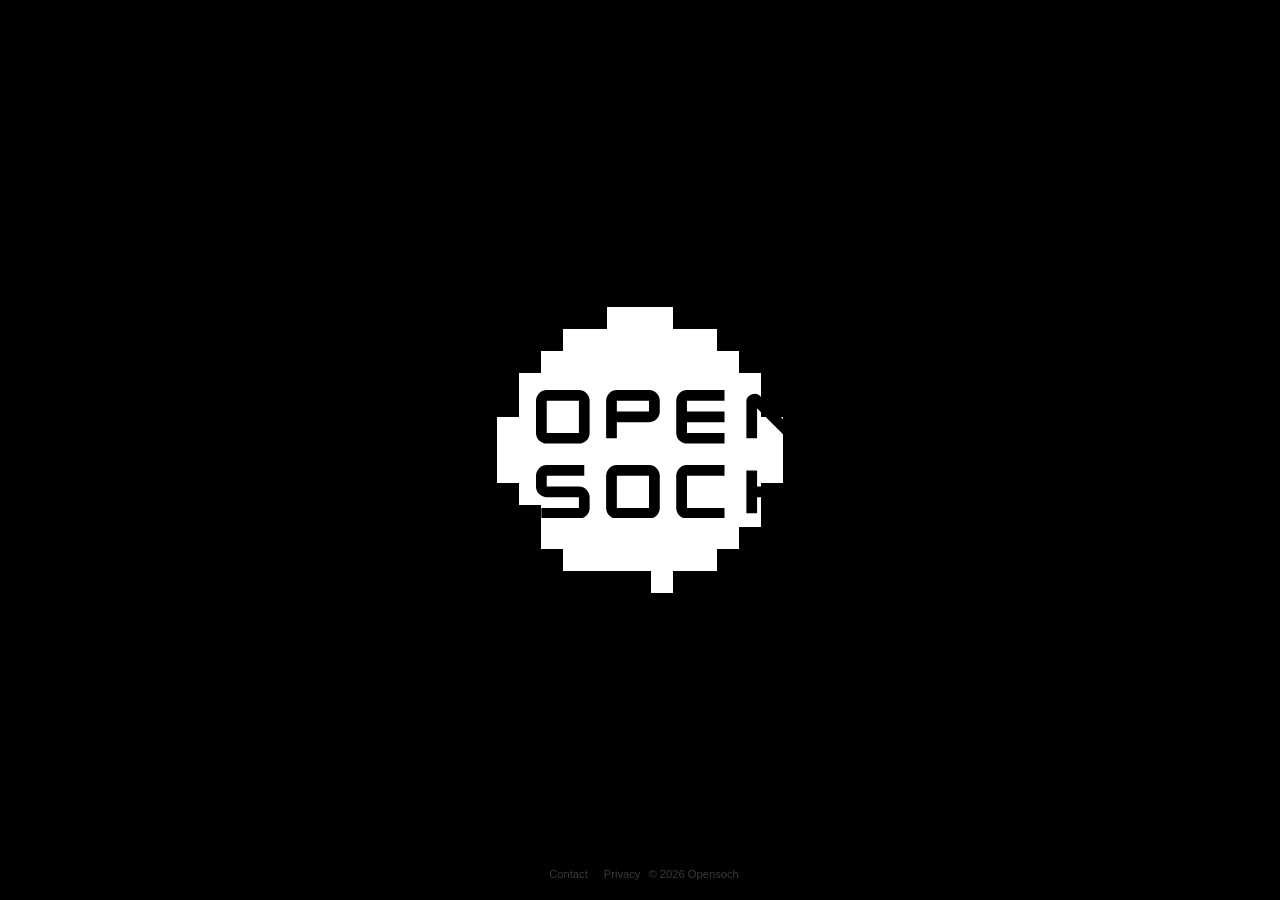
<file: index.html>
<!DOCTYPE html>
<html lang="en">
<head>
<meta charset="utf-8">
<meta name="viewport" content="width=device-width,initial-scale=1">
<title>Opensoch</title>
<link rel="stylesheet" href="/assets/palette.css">
<style>
  :root{
    --cols:23; --rows:19;
    --brain-w:min(520px,80vw);
    --t:calc(var(--brain-w)/var(--cols));

    /* palette: assets/palette.css */

    --heal:300ms;              /* grid seams dissolving into the solid logo */
    --reveal:600ms;            /* the logo dissolving into the colour state */
    --dive:620ms;              /* falling into a region on click */
    --flip:420ms;              /* full flip duration */
    --spread:calc(var(--t)*0.75);   /* cluster slide distance */

    /* wordmark block, placed on the tile grid. Fitted so every letterform
       pixel lands on a filled tile - a black letter over a gap is invisible,
       which is what broke the old overlay. Block aspect is 640:312. */
    --wm-cols:12;              /* block width, in tiles */
    --wm-left:6.75;            /* block origin, in tiles from the grid corner */
    --wm-top:6.75;

    /* screen 4 state levels */
    --veil-neutral:.34;        /* all four, equal mid-brightness */
    --veil-dim:.68;            /* the three that are not live */
    --state:200ms;             /* cross-fade between region states */
  }
  *{margin:0;padding:0;box-sizing:border-box}
  html,body{height:100%}
  body{
    background:var(--black); color:var(--white);
    font-family:'Archivo',-apple-system,BlinkMacSystemFont,'Segoe UI',sans-serif;
    display:flex; align-items:center; justify-content:center;
    min-height:100dvh; overflow:hidden;
  }

  #stage{ position:relative; width:var(--brain-w); height:calc(var(--t)*var(--rows)); }

  #brain{ position:absolute; inset:0; perspective:900px; }
  #brain.alive{ animation:breathe 6s ease-in-out infinite; }
  @keyframes breathe{
    0%,100%{ transform:translateY(0) scale(1) }
    50%    { transform:translateY(-8px) scale(1.015) }
  }

  .region{
    position:absolute; inset:0;
    transform-style:preserve-3d;
    transition:transform var(--flip) cubic-bezier(.22,.61,.36,1);
  }

  /* one colour token per region, shared by tiles, glow and label */
  .region--tl,.glowreg--tl,.label--tl{ --c:var(--purple) }
  .region--tr,.glowreg--tr,.label--tr{ --c:var(--blue) }
  .region--bl,.glowreg--bl,.label--bl{ --c:var(--red) }
  .region--br,.glowreg--br,.label--br{ --c:var(--yellow) }

  .tile{
    position:absolute;
    width:var(--t); height:var(--t);
    background:var(--white);
    transform:rotateY(90deg);
    opacity:0;
  }
  .tile.on{
    transform:rotateY(0deg);
    opacity:1;
    transition:transform 160ms ease-out, opacity 160ms ease-out;
  }
  .tile.seed{ transform:rotateY(0); opacity:1; animation:throb 620ms ease-in-out infinite; }
  @keyframes throb{
    0%,100%{ opacity:.28; transform:rotateY(0) scale(.86) }
    50%    { opacity:1;   transform:rotateY(0) scale(1) }
  }

  /* two overlays per tile, so screen 4 never touches the tile's own
     background-color and the midpoint colour swap stays exactly as built.
     ::before = region state veil, ::after = neuron pulse flash. */
  .tile::before,.tile::after{ content:''; position:absolute; inset:0 }
  .tile::before{
    background:#000; opacity:0;
    transition:opacity var(--state) ease;
  }
  .tile::after{ background:#fff; opacity:0 }
  .tile.fire::after{ animation:fire 340ms ease-out }
  @keyframes fire{ 0%{opacity:0} 20%{opacity:.92} 100%{opacity:0} }

  /* ---- the assembled logo ----
     The rest state is not 242 tiles, it is one path. Adjacent tiles are
     subpaths of a single fill, so the edges they share are interior to that
     fill and no seam is drawn between them - at any zoom, and under the
     breathing scale, which is what made the grid show through before.
     The tiles are only ever on screen for the intro and the hover. */
  #solid{
    position:absolute; inset:0; pointer-events:none;
    opacity:0;
    transition:opacity var(--heal) ease;
  }
  #solid path{ fill:var(--white) }
  #stage.assembled #solid{ opacity:1 }
  /* one way only: the white logo belongs to the load sequence. Once it has
     dissolved into the colour state it never returns. */
  #stage.coloured #solid{ opacity:0; transition:opacity var(--reveal) ease }

  /* the tiles sit behind the solid logo while it holds, then take over as it
     dissolves. Never a fractional opacity on .region during the flip: that
     makes a stacking context and flattens preserve-3d underneath it. */
  #stage.assembled .region{ opacity:0; transition:opacity 0ms var(--heal) }
  #stage.assembled.coloured .region{ opacity:1; transition:opacity 0ms }

  /* any input during the load sequence snaps straight to the rest state */
  #stage.snap :is(#solid,#wordmark,.region,.tile){
    transition:none !important; animation:none !important;
  }

  /* ---- the colour state ----
     Colour now arrives in the load sequence, not on hover, so the tiles are
     already their region colour by the time anything flips. That retires the
     midpoint colour swap: there is no longer a colour change to hide inside
     the flip. Background changes instantly, unanimated. */
  #stage.coloured .region .tile{ background:var(--c) }

  /* ---- SCREEN 3: the flip ---- */
  #stage.ready .tile.on{
    transition:transform var(--flip) cubic-bezier(.22,.61,.36,1);
  }
  #stage.ready:is(:hover,.open):not(.mobile) .tile.on,
  #stage.ready.stacked .tile.on{ transform:rotateY(180deg); }

  /* clusters open outward on their own diagonals */
  #stage.ready:is(:hover,.open):not(.mobile) .region--tl,
  #stage.ready:is(:hover,.open):not(.mobile) .glowreg--tl{ transform:translate(calc(var(--spread)*-1), calc(var(--spread)*-1)) }
  #stage.ready:is(:hover,.open):not(.mobile) .region--tr,
  #stage.ready:is(:hover,.open):not(.mobile) .glowreg--tr{ transform:translate(var(--spread),           calc(var(--spread)*-1)) }
  #stage.ready:is(:hover,.open):not(.mobile) .region--bl,
  #stage.ready:is(:hover,.open):not(.mobile) .glowreg--bl{ transform:translate(calc(var(--spread)*-1), var(--spread)) }
  #stage.ready:is(:hover,.open):not(.mobile) .region--br,
  #stage.ready:is(:hover,.open):not(.mobile) .glowreg--br{ transform:translate(var(--spread),           var(--spread)) }

  /* ---- SCREEN 4: per-region states ---- */
  /* neutral: cursor inside the box but on no tile. all four equal, no glow. */
  #stage.ready.neutral .region{ --veil:var(--veil-neutral) }
  /* live: one region at full colour, the other three pushed back */
  #stage.ready.live .region{ --veil:var(--veil-dim) }
  #stage.ready.live .region.is-live{ --veil:0 }
  #stage.ready:is(:hover,.open,.diving) .region .tile::before{ opacity:var(--veil,0) }
  #stage.diving .region:not(.is-live){ --veil:1 }

  /* outer bloom for the live region. lives outside the 3D subtrees so its
     blur/blend cannot flatten preserve-3d on the tiles. */
  #glow{ position:absolute; inset:0; pointer-events:none }
  .glowreg{
    position:absolute; inset:0;
    opacity:0;
    filter:blur(calc(var(--t)*0.45));
    mix-blend-mode:screen;
    transition:opacity var(--state) ease,
               transform var(--flip) cubic-bezier(.22,.61,.36,1);
  }
  #stage.ready.live .glowreg.is-live{ opacity:.6 }
  .gcell{ position:absolute; width:var(--t); height:var(--t); background:var(--c) }

  /* ---- diving into a region ----
     A click falls into the chosen quadrant. The stage scales up hard from the
     clicked tile while the other three regions go to black, so the last thing
     on screen is that one colour filling the viewport - and the section page
     opens back out of the same colour. The grid is still the grid the whole
     way in; it is the preloader's material, just enormous.

     The three that leave use the veil they already dim with, not opacity on
     .region: a fractional opacity there would flatten preserve-3d mid-dive. */
  #stage.diving{
    transform:scale(18);
    transition:transform var(--dive) cubic-bezier(.55,0,.85,.35);
    pointer-events:none;
  }
  #stage.diving #labels{ opacity:0; transition:opacity 180ms ease }

  #curtain{
    position:fixed; inset:0; z-index:5; pointer-events:none;
    opacity:0; background:var(--c,var(--black));
  }
  .c-tl{ --c:var(--purple) } .c-tr{ --c:var(--blue) }
  .c-bl{ --c:var(--red) }    .c-br{ --c:var(--yellow) }
  /* covers just as the zoom tops out, so the cut to the next page is inside
     a flat field of colour and never visible */
  #curtain.closing{ opacity:1; transition:opacity 260ms ease-in calc(var(--dive) - 280ms) }
  /* arriving home from a section: the same colour recedes into the brain */
  #curtain.opening{ opacity:0; transition:opacity 520ms ease-out }

  /* ---- labels: hover-only, anchored to the region's outer corner ---- */
  #labels{ position:absolute; inset:0; pointer-events:none }
  .label{
    position:absolute;
    appearance:none; background:none; border:0; padding:.2em .1em;
    font:600 clamp(.68rem,1.35vw,.9rem)/1 inherit;
    letter-spacing:.16em; text-transform:uppercase;
    /* lifted off the region colour so it stays legible on black.
       still derived from the :root hex, not a second hardcoded value. */
    color:color-mix(in srgb, var(--c) 60%, #fff);
    white-space:nowrap; cursor:pointer;
    opacity:0; pointer-events:auto;
    transition:opacity var(--state) ease,
               translate var(--flip) cubic-bezier(.22,.61,.36,1);
  }
  .label--tl{ left:0;  bottom:calc(100% + var(--t)*.45) }
  .label--tr{ right:0; bottom:calc(100% + var(--t)*.45) }
  .label--bl{ left:0;  top:calc(100% + var(--t)*.45) }
  .label--br{ right:0; top:calc(100% + var(--t)*.45) }
  /* labels ride the same diagonal the clusters open along */
  #stage.ready:is(:hover,.open):not(.mobile) .label--tl{ translate:calc(var(--spread)*-1) calc(var(--spread)*-1) }
  #stage.ready:is(:hover,.open):not(.mobile) .label--tr{ translate:var(--spread)           calc(var(--spread)*-1) }
  #stage.ready:is(:hover,.open):not(.mobile) .label--bl{ translate:calc(var(--spread)*-1) var(--spread) }
  #stage.ready:is(:hover,.open):not(.mobile) .label--br{ translate:var(--spread)           var(--spread) }
  #stage.ready.live .label.is-live{ opacity:1 }
  .label{ text-decoration:none }
  /* a live region is a link target */
  #stage.ready.live{ cursor:pointer }
  .label:focus-visible{ opacity:1; outline:1px solid currentColor; outline-offset:.4em }

  /* ---- MOBILE: the brain stacks instead of spreading ----
     There is no hover on touch, so the split cannot wait for a cursor: once
     the colour state settles the four quadrants travel into a vertical stack,
     one row each, and the whole row is the link.

     Per-tile hit testing is off here. A row is a discrete target, which is
     both more reliable under a thumb than a pixel-accurate silhouette and far
     cheaper than re-testing every frame. The label anchor covers the full row
     - artwork included - so there is no dead space between the piece and its
     text. Geometry is set inline from JS because it depends on the viewport;
     only the transitions and type live here. */
  #stage.mobile #brain.alive{ animation:none }      /* the stack is placed exactly */
  #stage.mobile .glowreg{ display:none }            /* nothing is "live" in a stack */
  #stage.mobile .region{
    transition:transform 620ms cubic-bezier(.22,.61,.36,1);
  }
  #stage.mobile .label{
    left:auto; right:auto; top:auto; bottom:auto;
    translate:none !important;
    display:flex; align-items:center;
    font-size:clamp(15px,4.6vw,22px);
    letter-spacing:.14em;
    opacity:0; pointer-events:none;
    transition:opacity 340ms ease;
    -webkit-tap-highlight-color:transparent;
  }
  #stage.mobile.stacked .label{ opacity:1; pointer-events:auto }
  /* the row acknowledges the tap before the dive takes over */
  #stage.mobile.stacked .label:active{ opacity:.55; transition:opacity 60ms }

  /* wordmark: black letterforms over the tiles. hidden at the flip midpoint.
     Drawn as vector rather than a raster overlay - the letterforms are finer
     than the tiles and cannot be expressed in them, but they can be drawn
     exactly. Geometry is measured from the original artwork: a 5x5 module
     grid, 26 unit stroke, 130 unit glyph, 170 advance, 182 line pitch. */
  #wordmark{
    position:absolute;
    left:calc(var(--t) * var(--wm-left));
    top:calc(var(--t) * var(--wm-top));
    width:calc(var(--t) * var(--wm-cols));
    height:calc(var(--t) * var(--wm-cols) * 312 / 640);
    pointer-events:none;
    opacity:1;
  }
  #wordmark svg{ display:block; width:100%; height:100% }
  /* the letterforms dissolve together with the white logo they are carved from */
  #stage.coloured #wordmark{ opacity:0; transition:opacity var(--reveal) ease }

  footer{
    position:fixed; bottom:1.25rem; left:0; right:0;
    text-align:center; font-size:.7rem; color:#3a3a3a;
  }
  footer a{color:inherit;text-decoration:none;margin:0 .5rem}
  footer a:hover{color:#777}

  @media (prefers-reduced-motion:reduce){
    #brain.alive{animation:none}
    .tile.on,.tile.seed{transition:none;animation:none}
    .region{transition:none}
    .tile.fire::after{animation:none}
  }
</style>
</head>
<body>

<div id="stage">
  <div id="brain">
    <div class="region region--tl"></div>
    <div class="region region--tr"></div>
    <div class="region region--bl"></div>
    <div class="region region--br"></div>
    <div id="glow">
      <div class="glowreg glowreg--tl"></div>
      <div class="glowreg glowreg--tr"></div>
      <div class="glowreg glowreg--bl"></div>
      <div class="glowreg glowreg--br"></div>
    </div>
    <svg id="solid" viewBox="0 0 23 19" preserveAspectRatio="none" aria-hidden="true">
      <path d="M0 0h1v1h-1zM19 0h1v1h-1zM1 2h1v1h-1zM2 2h1v1h-1zM4 2h1v1h-1zM9 2h1v1h-1zM10 2h1v1h-1zM11 2h1v1h-1zM12 2h1v1h-1zM13 2h1v1h-1zM14 2h1v1h-1zM15 2h1v1h-1zM22 2h1v1h-1zM1 3h1v1h-1zM2 3h1v1h-1zM5 3h1v1h-1zM6 3h1v1h-1zM7 3h1v1h-1zM8 3h1v1h-1zM9 3h1v1h-1zM10 3h1v1h-1zM11 3h1v1h-1zM12 3h1v1h-1zM13 3h1v1h-1zM14 3h1v1h-1zM15 3h1v1h-1zM16 3h1v1h-1zM17 3h1v1h-1zM20 3h1v1h-1zM21 3h1v1h-1zM4 4h1v1h-1zM5 4h1v1h-1zM6 4h1v1h-1zM7 4h1v1h-1zM8 4h1v1h-1zM9 4h1v1h-1zM10 4h1v1h-1zM11 4h1v1h-1zM12 4h1v1h-1zM13 4h1v1h-1zM14 4h1v1h-1zM15 4h1v1h-1zM16 4h1v1h-1zM17 4h1v1h-1zM18 4h1v1h-1zM20 4h1v1h-1zM21 4h1v1h-1zM6 5h1v1h-1zM7 5h1v1h-1zM8 5h1v1h-1zM9 5h1v1h-1zM10 5h1v1h-1zM11 5h1v1h-1zM12 5h1v1h-1zM13 5h1v1h-1zM14 5h1v1h-1zM15 5h1v1h-1zM16 5h1v1h-1zM18 5h1v1h-1zM2 6h1v1h-1zM4 6h1v1h-1zM5 6h1v1h-1zM6 6h1v1h-1zM7 6h1v1h-1zM8 6h1v1h-1zM9 6h1v1h-1zM10 6h1v1h-1zM11 6h1v1h-1zM12 6h1v1h-1zM13 6h1v1h-1zM14 6h1v1h-1zM15 6h1v1h-1zM16 6h1v1h-1zM20 6h1v1h-1zM1 7h1v1h-1zM2 7h1v1h-1zM4 7h1v1h-1zM5 7h1v1h-1zM6 7h1v1h-1zM7 7h1v1h-1zM8 7h1v1h-1zM9 7h1v1h-1zM10 7h1v1h-1zM11 7h1v1h-1zM12 7h1v1h-1zM13 7h1v1h-1zM14 7h1v1h-1zM15 7h1v1h-1zM16 7h1v1h-1zM17 7h1v1h-1zM18 7h1v1h-1zM20 7h1v1h-1zM0 8h1v1h-1zM1 8h1v1h-1zM2 8h1v1h-1zM3 8h1v1h-1zM4 8h1v1h-1zM5 8h1v1h-1zM6 8h1v1h-1zM7 8h1v1h-1zM8 8h1v1h-1zM9 8h1v1h-1zM10 8h1v1h-1zM11 8h1v1h-1zM12 8h1v1h-1zM13 8h1v1h-1zM14 8h1v1h-1zM15 8h1v1h-1zM16 8h1v1h-1zM17 8h1v1h-1zM18 8h1v1h-1zM19 8h1v1h-1zM20 8h1v1h-1zM21 8h1v1h-1zM0 9h1v1h-1zM1 9h1v1h-1zM2 9h1v1h-1zM3 9h1v1h-1zM4 9h1v1h-1zM5 9h1v1h-1zM6 9h1v1h-1zM7 9h1v1h-1zM8 9h1v1h-1zM9 9h1v1h-1zM10 9h1v1h-1zM11 9h1v1h-1zM12 9h1v1h-1zM13 9h1v1h-1zM14 9h1v1h-1zM15 9h1v1h-1zM16 9h1v1h-1zM17 9h1v1h-1zM18 9h1v1h-1zM19 9h1v1h-1zM20 9h1v1h-1zM21 9h1v1h-1zM22 9h1v1h-1zM0 10h1v1h-1zM1 10h1v1h-1zM2 10h1v1h-1zM4 10h1v1h-1zM5 10h1v1h-1zM6 10h1v1h-1zM7 10h1v1h-1zM8 10h1v1h-1zM9 10h1v1h-1zM10 10h1v1h-1zM11 10h1v1h-1zM12 10h1v1h-1zM13 10h1v1h-1zM14 10h1v1h-1zM15 10h1v1h-1zM16 10h1v1h-1zM17 10h1v1h-1zM18 10h1v1h-1zM19 10h1v1h-1zM20 10h1v1h-1zM21 10h1v1h-1zM1 11h1v1h-1zM2 11h1v1h-1zM3 11h1v1h-1zM6 11h1v1h-1zM7 11h1v1h-1zM8 11h1v1h-1zM9 11h1v1h-1zM10 11h1v1h-1zM11 11h1v1h-1zM12 11h1v1h-1zM13 11h1v1h-1zM14 11h1v1h-1zM15 11h1v1h-1zM16 11h1v1h-1zM17 11h1v1h-1zM18 11h1v1h-1zM19 11h1v1h-1zM20 11h1v1h-1zM2 12h1v1h-1zM3 12h1v1h-1zM7 12h1v1h-1zM8 12h1v1h-1zM9 12h1v1h-1zM10 12h1v1h-1zM11 12h1v1h-1zM12 12h1v1h-1zM13 12h1v1h-1zM14 12h1v1h-1zM15 12h1v1h-1zM16 12h1v1h-1zM17 12h1v1h-1zM18 12h1v1h-1zM19 12h1v1h-1zM20 12h1v1h-1zM4 13h1v1h-1zM5 13h1v1h-1zM6 13h1v1h-1zM7 13h1v1h-1zM8 13h1v1h-1zM9 13h1v1h-1zM10 13h1v1h-1zM11 13h1v1h-1zM12 13h1v1h-1zM13 13h1v1h-1zM14 13h1v1h-1zM15 13h1v1h-1zM16 13h1v1h-1zM17 13h1v1h-1zM18 13h1v1h-1zM19 13h1v1h-1zM6 14h1v1h-1zM7 14h1v1h-1zM8 14h1v1h-1zM9 14h1v1h-1zM10 14h1v1h-1zM11 14h1v1h-1zM12 14h1v1h-1zM13 14h1v1h-1zM14 14h1v1h-1zM15 14h1v1h-1zM16 14h1v1h-1zM17 14h1v1h-1zM18 14h1v1h-1zM2 15h1v1h-1zM5 15h1v1h-1zM7 15h1v1h-1zM8 15h1v1h-1zM12 15h1v1h-1zM13 15h1v1h-1zM14 15h1v1h-1zM15 15h1v1h-1zM16 15h1v1h-1zM17 15h1v1h-1zM4 16h1v1h-1zM14 16h1v1h-1zM15 16h1v1h-1zM16 16h1v1h-1zM21 16h1v1h-1zM15 17h1v1h-1zM16 17h1v1h-1zM18 17h1v1h-1zM19 17h1v1h-1zM18 18h1v1h-1zM19 18h1v1h-1z"/>
    </svg>
    <div id="wordmark">
      <svg viewBox="124 192 640 312" role="img">
        <title>OPEN SOCH</title>
        <g fill="none" stroke="var(--black)" stroke-width="26" stroke-linejoin="round"><g fill="none" stroke="#000" stroke-width="26" stroke-linejoin="round">
        <g transform="translate(124,192)"><path d="M26,13L104,13A13,13 0 0 1 117,26L117,104A13,13 0 0 1 104,117L26,117A13,13 0 0 1 13,104L13,26A13,13 0 0 1 26,13Z"/></g>
        <g transform="translate(294,192)"><path d="M13,117L13,26A13,13 0 0 1 26,13L104,13A13,13 0 0 1 117,26L117,52A13,13 0 0 1 104,65L13,65"/></g>
        <g transform="translate(464,192)"><path d="M117,13L26,13A13,13 0 0 0 13,26L13,104A13,13 0 0 0 26,117L117,117M13,65L117,65"/></g>
        <g transform="translate(634,192)"><path d="M13,117L13,26A13,13 0 0 1 22.19,22.19L107.81,107.81A13,13 0 0 0 117,104L117,13"/></g>
        <g transform="translate(124,374)"><path d="M117,13L26,13A13,13 0 0 0 13,26L13,52A13,13 0 0 0 26,65L104,65A13,13 0 0 1 117,78L117,104A13,13 0 0 1 104,117L13,117"/></g>
        <g transform="translate(294,374)"><path d="M26,13L104,13A13,13 0 0 1 117,26L117,104A13,13 0 0 1 104,117L26,117A13,13 0 0 1 13,104L13,26A13,13 0 0 1 26,13Z"/></g>
        <g transform="translate(464,374)"><path d="M117,13L26,13A13,13 0 0 0 13,26L13,104A13,13 0 0 0 26,117L117,117"/></g>
        <g transform="translate(634,374)"><path d="M13,13L13,117M117,13L117,117M13,65L117,65"/></g>
      </g>
      </svg>
    </div>
  </div>
  <div id="labels">
    <a class="label label--tl" data-reg="tl" href="/experiences">Experiences</a>
    <a class="label label--tr" data-reg="tr" href="/coaching">Coaching</a>
    <a class="label label--bl" data-reg="bl" href="/backstory">Backstory</a>
    <a class="label label--br" data-reg="br" href="/playground">Playground</a>
  </div>
</div>

<div id="curtain"></div>

<footer><a href="#">Contact</a><a href="#">Privacy</a><span>&copy; 2026 Opensoch</span></footer>

<script>
const COLS=23, ROWS=19;
const TILES=[[0,0,"tl"],[19,0,"tr"],[1,2,"tl"],[2,2,"tl"],[4,2,"tl"],[9,2,"tl"],[10,2,"tl"],[11,2,"tl"],[12,2,"tr"],[13,2,"tr"],[14,2,"tr"],[15,2,"tr"],[22,2,"tr"],[1,3,"tl"],[2,3,"tl"],[5,3,"tl"],[6,3,"tl"],[7,3,"tl"],[8,3,"tl"],[9,3,"tl"],[10,3,"tl"],[11,3,"tl"],[12,3,"tr"],[13,3,"tr"],[14,3,"tr"],[15,3,"tr"],[16,3,"tr"],[17,3,"tr"],[20,3,"tr"],[21,3,"tr"],[4,4,"tl"],[5,4,"tl"],[6,4,"tl"],[7,4,"tl"],[8,4,"tl"],[9,4,"tl"],[10,4,"tl"],[11,4,"tl"],[12,4,"tr"],[13,4,"tr"],[14,4,"tr"],[15,4,"tr"],[16,4,"tr"],[17,4,"tr"],[18,4,"tr"],[20,4,"tr"],[21,4,"tr"],[6,5,"tl"],[7,5,"tl"],[8,5,"tl"],[9,5,"tl"],[10,5,"tl"],[11,5,"tl"],[12,5,"tr"],[13,5,"tr"],[14,5,"tr"],[15,5,"tr"],[16,5,"tr"],[18,5,"tr"],[2,6,"tl"],[4,6,"tl"],[5,6,"tl"],[6,6,"tl"],[7,6,"tl"],[8,6,"tl"],[9,6,"tl"],[10,6,"tl"],[11,6,"tl"],[12,6,"tr"],[13,6,"tr"],[14,6,"tr"],[15,6,"tr"],[16,6,"tr"],[20,6,"tr"],[1,7,"tl"],[2,7,"tl"],[4,7,"tl"],[5,7,"tl"],[6,7,"tl"],[7,7,"tl"],[8,7,"tl"],[9,7,"tl"],[10,7,"tl"],[11,7,"tl"],[12,7,"tr"],[13,7,"tr"],[14,7,"tr"],[15,7,"tr"],[16,7,"tr"],[17,7,"tr"],[18,7,"tr"],[20,7,"tr"],[0,8,"tl"],[1,8,"tl"],[2,8,"tl"],[3,8,"tl"],[4,8,"tl"],[5,8,"tl"],[6,8,"tl"],[7,8,"tl"],[8,8,"tl"],[9,8,"tl"],[10,8,"tl"],[11,8,"tl"],[12,8,"tr"],[13,8,"tr"],[14,8,"tr"],[15,8,"tr"],[16,8,"tr"],[17,8,"tr"],[18,8,"tr"],[19,8,"tr"],[20,8,"tr"],[21,8,"tr"],[0,9,"tl"],[1,9,"tl"],[2,9,"tl"],[3,9,"tl"],[4,9,"tl"],[5,9,"tl"],[6,9,"tl"],[7,9,"tl"],[8,9,"tl"],[9,9,"tl"],[10,9,"tl"],[11,9,"tl"],[12,9,"tr"],[13,9,"tr"],[14,9,"tr"],[15,9,"tr"],[16,9,"tr"],[17,9,"tr"],[18,9,"tr"],[19,9,"tr"],[20,9,"tr"],[21,9,"tr"],[22,9,"tr"],[0,10,"bl"],[1,10,"bl"],[2,10,"bl"],[4,10,"bl"],[5,10,"bl"],[6,10,"bl"],[7,10,"bl"],[8,10,"bl"],[9,10,"bl"],[10,10,"bl"],[11,10,"bl"],[12,10,"br"],[13,10,"br"],[14,10,"br"],[15,10,"br"],[16,10,"br"],[17,10,"br"],[18,10,"br"],[19,10,"br"],[20,10,"br"],[21,10,"br"],[1,11,"bl"],[2,11,"bl"],[3,11,"bl"],[6,11,"bl"],[7,11,"bl"],[8,11,"bl"],[9,11,"bl"],[10,11,"bl"],[11,11,"bl"],[12,11,"br"],[13,11,"br"],[14,11,"br"],[15,11,"br"],[16,11,"br"],[17,11,"br"],[18,11,"br"],[19,11,"br"],[20,11,"br"],[2,12,"bl"],[3,12,"bl"],[7,12,"bl"],[8,12,"bl"],[9,12,"bl"],[10,12,"bl"],[11,12,"bl"],[12,12,"br"],[13,12,"br"],[14,12,"br"],[15,12,"br"],[16,12,"br"],[17,12,"br"],[18,12,"br"],[19,12,"br"],[20,12,"br"],[4,13,"bl"],[5,13,"bl"],[6,13,"bl"],[7,13,"bl"],[8,13,"bl"],[9,13,"bl"],[10,13,"bl"],[11,13,"bl"],[12,13,"br"],[13,13,"br"],[14,13,"br"],[15,13,"br"],[16,13,"br"],[17,13,"br"],[18,13,"br"],[19,13,"br"],[6,14,"bl"],[7,14,"bl"],[8,14,"bl"],[9,14,"bl"],[10,14,"bl"],[11,14,"bl"],[12,14,"br"],[13,14,"br"],[14,14,"br"],[15,14,"br"],[16,14,"br"],[17,14,"br"],[18,14,"br"],[2,15,"bl"],[5,15,"bl"],[7,15,"bl"],[8,15,"bl"],[12,15,"br"],[13,15,"br"],[14,15,"br"],[15,15,"br"],[16,15,"br"],[17,15,"br"],[4,16,"bl"],[14,16,"br"],[15,16,"br"],[16,16,"br"],[21,16,"br"],[15,17,"br"],[16,17,"br"],[18,17,"br"],[19,17,"br"],[18,18,"br"],[19,18,"br"]];               // [col, row, region]

const REGS=['tl','tr','bl','br'];
const stage=document.getElementById('stage');

/* Whole-pixel tiles. At a fractional tile size adjacent tiles share an
   antialiased edge; two half-covered veils there composite to less than one
   full veil, so every seam reads as a bright hairline across a dimmed
   region. Snapping --t to an integer makes the tiles abut exactly. */
function snapTile(){
  const root=document.documentElement;
  root.style.removeProperty('--t');
  root.style.removeProperty('--brain-w');
  const w=parseFloat(getComputedStyle(stage).width);
  const t=Math.max(6,Math.floor(w/COLS));
  root.style.setProperty('--t', t+'px');
  root.style.setProperty('--brain-w', (t*COLS)+'px');
}
snapTile();
addEventListener('resize', snapTile);
const brain=document.getElementById('brain');
const reduce=matchMedia('(prefers-reduced-motion: reduce)').matches;
const regions={}, glows={}, labels={};
for(const k of REGS){
  regions[k]=document.querySelector('.region--'+k);
  glows[k]  =document.querySelector('.glowreg--'+k);
  labels[k] =document.querySelector('.label--'+k);
}

const cx=(COLS-1)/2, cy=(ROWS-1)/2;
let seed=TILES[0], best=1e9;
for(const [c,r] of TILES){
  const d=(c-cx)**2+(r-cy)**2;
  if(d<best){ best=d; seed=[c,r]; }
}

const K=(c,r)=>c+','+r;
const cells=new Map();          // "c,r" -> {el, reg, c, r}
const els=[];
for(const [c,r,reg] of TILES){
  const d=document.createElement('div');
  d.className='tile';
  d.style.left=`calc(var(--t) * ${c})`;
  d.style.top =`calc(var(--t) * ${r})`;
  regions[reg].appendChild(d);
  els.push({el:d, dist:Math.hypot(c-seed[0], r-seed[1]), isSeed:(c===seed[0]&&r===seed[1])});

  // matching cell in the blur layer, so the bloom takes the region's own shape
  const g=document.createElement('div');
  g.className='gcell';
  g.style.left=d.style.left; g.style.top=d.style.top;
  glows[reg].appendChild(g);

  cells.set(K(c,r), {el:d, reg, c, r});
}

/* where each region goes, and the colour field the navigation happens inside */
const ROUTES={tl:'/experiences', tr:'/coaching', bl:'/backstory', br:'/playground'};

/* Touch has no hover, so the whole desktop model - cursor enters the box,
   regions spread, one lights - has nothing to hook into. On these devices the
   brain stacks instead. ?mobile=1 forces it on a desktop for review. */
const MOBILE = new URLSearchParams(location.search).has('mobile')
  || matchMedia('(hover: none) and (pointer: coarse)').matches;
if(MOBILE) stage.classList.add('mobile');
const curtain=document.getElementById('curtain');
const DIVE=parseFloat(getComputedStyle(document.documentElement)
  .getPropertyValue('--dive'))||620;

/* ---------- screen 1: preloader -> logo -> colour ----------
   Three beats. Tiles assemble as the preloader, the assembled logo holds,
   then it dissolves to reveal the colour state, which is the home page.

   The wave is a floor, not the whole gate: the sequence will not advance
   until the tiles have landed AND the page's assets have decoded. With no
   external artwork that is just the wave, but drop the official logo in as
   an <img> and it is genuinely waited on rather than raced. */
const maxDist=Math.max(...els.map(t=>t.dist));
const SPREAD=1500, HOLD=500, LOGO_HOLD=700;
const REVEAL=parseFloat(getComputedStyle(document.documentElement)
  .getPropertyValue('--reveal'))||700;
let done=false; const timers=[];

const assetsReady=Promise.all([
  ...[...document.images].map(i=>i.decode().catch(()=>{})),
  document.fonts ? document.fonts.ready.catch(()=>{}) : null
]);

function showLogo(){                 // beat 2: the assembled logo
  els.forEach(t=>{ t.el.classList.remove('seed'); t.el.classList.add('on'); });
  stage.classList.add('assembled');
  brain.classList.add('alive');
}

function toColour(){                 // beat 3: dissolve into the region colours
  stage.classList.add('coloured');
  // hover is inert until the reveal has finished
  timers.push(setTimeout(()=>{
    stage.classList.add('ready');
    // on touch nothing is going to hover, so the split runs on its own
    if(MOBILE) stackTimer=setTimeout(goStacked, STACK_HOLD);
  }, REVEAL));
}

function skip(){                     // any input: straight to the rest state
  if(done) return; done=true;
  timers.forEach(clearTimeout); timers.length=0;
  stage.classList.add('snap');
  showLogo();
  stage.classList.add('coloured','ready');
  requestAnimationFrame(()=>requestAnimationFrame(()=>{
    stage.classList.remove('snap');
    if(MOBILE) stackTimer=setTimeout(goStacked, STACK_HOLD);
  }));
}

function run(){
  if(reduce){ skip(); return; }
  const s=els.find(t=>t.isSeed);
  s.el.classList.add('seed');
  timers.push(setTimeout(()=>{
    s.el.classList.remove('seed'); s.el.classList.add('on');
    for(const t of els){
      if(t.isSeed) continue;
      timers.push(setTimeout(()=>t.el.classList.add('on'), (t.dist/maxDist)*SPREAD));
    }
    const wave=new Promise(r=>timers.push(setTimeout(r, SPREAD+250)));
    Promise.all([wave, assetsReady]).then(()=>{
      if(done) return; done=true;
      showLogo();
      timers.push(setTimeout(toColour, LOGO_HOLD));
    });
  }, HOLD));
}

['click','keydown','touchstart'].forEach(ev=>
  addEventListener(ev, skip, {once:true, passive:true}));

/* Arriving from a section - the nav logo carries ?from=<region>. Home opens
   on the closed colour state rather than replaying the load sequence, and
   that region's colour recedes to reveal the brain already assembled. A
   direct visit to / still gets the full sequence. */
const from=new URLSearchParams(location.search).get('from');
if(from && ROUTES[from]){
  curtain.className='c-'+from;
  curtain.style.opacity='1';
  skip();
  requestAnimationFrame(()=>{
    curtain.style.opacity='';
    curtain.classList.add('opening');
  });
  history.replaceState(null,'','/');         // so a refresh replays the full sequence
}else{
  run();
}

/* ---------- screen 4: per-tile region detection ---------- */
/* Each cluster is translated outward on its own diagonal, so a screen point
   maps to a different grid cell per region. The four candidate cells can
   never both be inside their own region (the offsets always push the
   candidate the wrong side of the centre cut), so the hit is unambiguous. */
const SIGN={tl:[-1,-1], tr:[1,-1], bl:[-1,1], br:[1,1]};

/* each region's occupied box, in tiles - read off the map, not assumed.
   Built from `cells`, which exists by now; byRegion is declared further down. */
const BOX={};
for(const reg of REGS) BOX[reg]={c0:99,r0:99,c1:-1,r1:-1};
for(const {reg,c,r} of cells.values()){
  const b=BOX[reg];
  if(c<b.c0)b.c0=c; if(c>b.c1)b.c1=c; if(r<b.r0)b.r0=r; if(r>b.r1)b.r1=r;
}
for(const reg of REGS){ const b=BOX[reg]; b.w=b.c1-b.c0+1; b.h=b.r1-b.r0+1; }

function tileSize(){ return stage.getBoundingClientRect().width/COLS; }

function hitTest(clientX, clientY){
  const r=brain.getBoundingClientRect();
  if(!r.width) return null;
  const t=r.width/COLS;                       // tile size as drawn, breathing included
  const sp=isOpen ? t*0.75 : 0;               // --spread, and only once open
  const x=clientX-r.left, y=clientY-r.top;
  for(const reg of REGS){
    const [sx,sy]=SIGN[reg];
    const c=Math.floor((x-sx*sp)/t), rw=Math.floor((y-sy*sp)/t);
    const cell=cells.get(K(c,rw));
    if(cell && cell.reg===reg) return reg;
  }
  return null;
}

/* ---------- neuron pulses ---------- */
/* Paths are walked over the region's own orthogonal adjacency, taken straight
   from the tile map. Straight runs are strongly preferred; the walk only
   turns when it runs out of region, so every pulse is a run of 90 degree
   segments and never a freeform diagonal. */
const DIRS=[[1,0],[-1,0],[0,1],[0,-1]];
const byRegion={tl:[],tr:[],bl:[],br:[]};
for(const cell of cells.values()) byRegion[cell.reg].push(cell);

// components of fewer than 4 cells cannot carry a run; skip them as origins
const originsOf={};
for(const reg of REGS){
  const set=new Set(byRegion[reg].map(c=>K(c.c,c.r)));
  const seen=new Set(); const ok=[];
  for(const cell of byRegion[reg]){
    const start=K(cell.c,cell.r);
    if(seen.has(start)) continue;
    const stack=[cell], comp=[]; seen.add(start);
    while(stack.length){
      const cur=stack.pop(); comp.push(cur);
      for(const [dx,dy] of DIRS){
        const k=K(cur.c+dx,cur.r+dy);
        if(set.has(k) && !seen.has(k)){ seen.add(k); stack.push(cells.get(k)); }
      }
    }
    if(comp.length>=4) ok.push(...comp);
  }
  originsOf[reg]=ok;
}

function walk(reg){
  const pool=originsOf[reg];
  if(!pool.length) return [];
  let cur=pool[Math.random()*pool.length|0];
  const seen=new Set([K(cur.c,cur.r)]);
  const path=[cur];
  const target=6+(Math.random()*9|0);
  let dir=null;
  while(path.length<target){
    const opts=DIRS.filter(([dx,dy])=>{
      const n=cells.get(K(cur.c+dx,cur.r+dy));
      return n && n.reg===reg && !seen.has(K(n.c,n.r));
    });
    if(!opts.length) break;
    const straight=dir && opts.find(d=>d[0]===dir[0] && d[1]===dir[1]);
    const pick=(straight && Math.random()<0.8) ? straight : opts[Math.random()*opts.length|0];
    cur=cells.get(K(cur.c+pick[0], cur.r+pick[1]));
    dir=pick;
    seen.add(K(cur.c,cur.r));
    path.push(cur);
  }
  return path;
}

const STEP=58;                 // ms between tiles: the pulse's travel speed
let pulseTimers=[], pulseLoop=null;

function firePath(reg){
  const path=walk(reg);
  if(path.length<4) return;
  path.forEach((cell,i)=>{
    pulseTimers.push(setTimeout(()=>{
      if(live!==reg && !stage.classList.contains('stacked')) return;
      const el=cell.el;
      el.classList.remove('fire');
      void el.offsetWidth;      // restart the flash if this tile is still lit
      el.classList.add('fire');
    }, i*STEP));
  });
}

function stopPulses(){
  pulseTimers.forEach(clearTimeout); pulseTimers=[];
  clearInterval(pulseLoop); pulseLoop=null;
  document.querySelectorAll('.tile.fire').forEach(el=>el.classList.remove('fire'));
}

function startPulses(reg){
  if(reduce) return;
  firePath(reg);
  setTimeout(()=>{ if(live===reg) firePath(reg); }, 260);
  pulseLoop=setInterval(()=>{
    if(live!==reg) return stopPulses();
    firePath(reg);
    if(Math.random()<0.5) setTimeout(()=>{ if(live===reg) firePath(reg); }, 180);
  }, 620);
}

/* ---------- mobile: lay the four pieces out as a stack ----------
   Each region is moved by a transform whose origin is its own top-left tile,
   so scale and translate compose predictably: the box's corner lands exactly
   where the row wants it. Positions are viewport-derived and recomputed on
   resize and orientation change. */
const STACK_HOLD=800;
let stackTimer=null, ambient=null;
const PIECE={};                     // each piece's rect on screen, for the dive

function layoutStacked(){
  if(!MOBILE) return;
  const sr=stage.getBoundingClientRect();
  const t=parseFloat(getComputedStyle(document.documentElement).getPropertyValue('--t'));
  const vw=innerWidth, vh=innerHeight;
  const padX=14, padTop=8, footer=48;
  const rowH=(vh-padTop-footer)/4;
  /* One scale for all four. They are pieces of a single brain, so a tile has
     to be the same size in every row or they stop reading as one artwork. */
  const s=Math.min(...REGS.map(reg=>{
    const b=BOX[reg];
    return Math.min(rowH*0.74/(b.h*t), vw*0.38/(b.w*t));
  }));
  /* labels share a left edge, set by the widest piece, so the text lines up */
  const textX=padX+Math.max(...REGS.map(reg=>BOX[reg].w))*t*s+18;
  REGS.forEach((reg,i)=>{
    const b=BOX[reg];
    const pw=b.w*t*s, ph=b.h*t*s;
    const rowTop=padTop+i*rowH;
    const ox=b.c0*t, oy=b.r0*t;                       // the box corner, unscaled
    const vx=padX, vy=rowTop+(rowH-ph)/2;             // where that corner goes
    const el=regions[reg];
    el.style.transformOrigin=`${ox}px ${oy}px`;
    el.style.transform=
      `translate(${(vx-sr.left)-ox}px, ${(vy-sr.top)-oy}px) scale(${s.toFixed(4)})`;
    const lab=labels[reg];                            // the row itself is the link
    lab.style.left=`${padX-sr.left}px`;
    lab.style.top=`${rowTop-sr.top}px`;
    lab.style.width=`${vw-padX*2}px`;
    lab.style.height=`${rowH}px`;
    lab.style.paddingLeft=`${textX-padX}px`;
    PIECE[reg]={x:vx, y:vy, w:pw, h:ph};
  });
}

function goStacked(){
  if(!MOBILE || stage.classList.contains('stacked')) return;
  clearTimeout(stackTimer);
  layoutStacked();
  stage.classList.add('stacked');
  if(!reduce && !ambient) ambient=setInterval(()=>firePath(REGS[Math.random()*4|0]), 820);
}
addEventListener('resize', ()=>{ if(stage.classList.contains('stacked')) layoutStacked(); });

/* ---------- state ---------- */
let live=null, isOpen=false, px=0, py=0, raf=null, diving=false;

function apply(reg){
  if(reg===live) return;
  live=reg;
  stage.classList.toggle('live', !!reg);
  stage.classList.toggle('neutral', isOpen && !reg);
  for(const k of REGS){
    const on=(k===reg);
    regions[k].classList.toggle('is-live', on);
    glows[k].classList.toggle('is-live', on);
    labels[k].classList.toggle('is-live', on);
  }
  stopPulses();
  if(reg) startPulses(reg);
}

function tick(){
  if(!isOpen) return;
  apply(hitTest(px,py));
  raf=requestAnimationFrame(tick);   // re-test every frame: the brain breathes
}

function open(){
  if(!done || isOpen) return;
  isOpen=true;
  stage.classList.add('open','neutral');
  if(raf) cancelAnimationFrame(raf);
  raf=requestAnimationFrame(tick);
}

function close(){
  if(diving) return;        // the dive owns the state from here on
  if(!isOpen) return;
  isOpen=false;
  cancelAnimationFrame(raf); raf=null;
  apply(null);
  stage.classList.remove('open','neutral','live');
}

if(!MOBILE){
  stage.addEventListener('pointermove', e=>{
    px=e.clientX; py=e.clientY;
    if(!isOpen) open(); else apply(hitTest(px,py));
  });
  stage.addEventListener('pointerenter', e=>{ px=e.clientX; py=e.clientY; open(); });
  stage.addEventListener('pointerleave', close);
}

/* each region is its own link. Detection is the same per-tile test the hover
   uses, so the clickable area is the region's real shape - clicking a notch
   between the regions does nothing, exactly as it lights nothing. */
/* Fall into a region: scale the stage up from the clicked tile, drop the
   other three behind the veil, and let the colour close over the top. The
   section page is only loaded once the screen is a flat field of that
   colour, so the document swap is never seen. */
function dive(reg, cx, cy){
  if(diving) return; diving=true;
  clearInterval(ambient); ambient=null;
  // the veil keys off .is-live; on touch nothing set it, so set it here
  for(const k of REGS) regions[k].classList.toggle('is-live', k===reg);
  // freeze the live region where it is: the zoom invalidates the hit test and
  // pointer-events:none would otherwise drop :hover and close the whole state
  if(raf) cancelAnimationFrame(raf);
  raf=null;
  stopPulses();
  const r=stage.getBoundingClientRect();
  stage.style.transformOrigin =
    `${((cx-r.left)/r.width*100).toFixed(2)}% ${((cy-r.top)/r.height*100).toFixed(2)}%`;
  curtain.className='c-'+reg;
  requestAnimationFrame(()=>{
    stage.classList.add('diving');
    curtain.classList.add('closing');
  });
  // hand the entry point on, so the section opens where the click landed
  const qx=(cx/innerWidth).toFixed(3), qy=(cy/innerHeight).toFixed(3);
  setTimeout(()=>{
    location.href=`${ROUTES[reg]}?from=${reg}&x=${qx}&y=${qy}`;
  }, DIVE);
}

stage.addEventListener('click', e=>{
  if(!stage.classList.contains('ready')) return;
  const viaLabel=e.target.closest('.label');
  if(MOBILE && !viaLabel){        // tapping the brain before it splits just splits it
    goStacked();
    return;
  }
  const reg = viaLabel ? viaLabel.dataset.reg : hitTest(e.clientX, e.clientY);
  if(!reg) return;
  e.preventDefault();                        // the dive does the navigating
  // on a stacked row the tap lands on the label, well away from the artwork;
  // grow the zoom out of the piece instead so it comes from the brain
  const p=MOBILE && PIECE[reg];
  if(p) dive(reg, p.x+p.w/2, p.y+p.h/2);
  else  dive(reg, e.clientX, e.clientY);
});

/* keyboard: the four regions are tabbable and light their own region */
for(const k of REGS){
  labels[k].addEventListener('focus', ()=>{
    if(!done) skip();
    isOpen=true; stage.classList.add('open');
    stage.classList.remove('neutral');
    apply(k);
  });
  labels[k].addEventListener('blur', ()=>{
    if(!stage.matches(':hover')) close();
  });
}
</script>
</body>
</html>
</file>
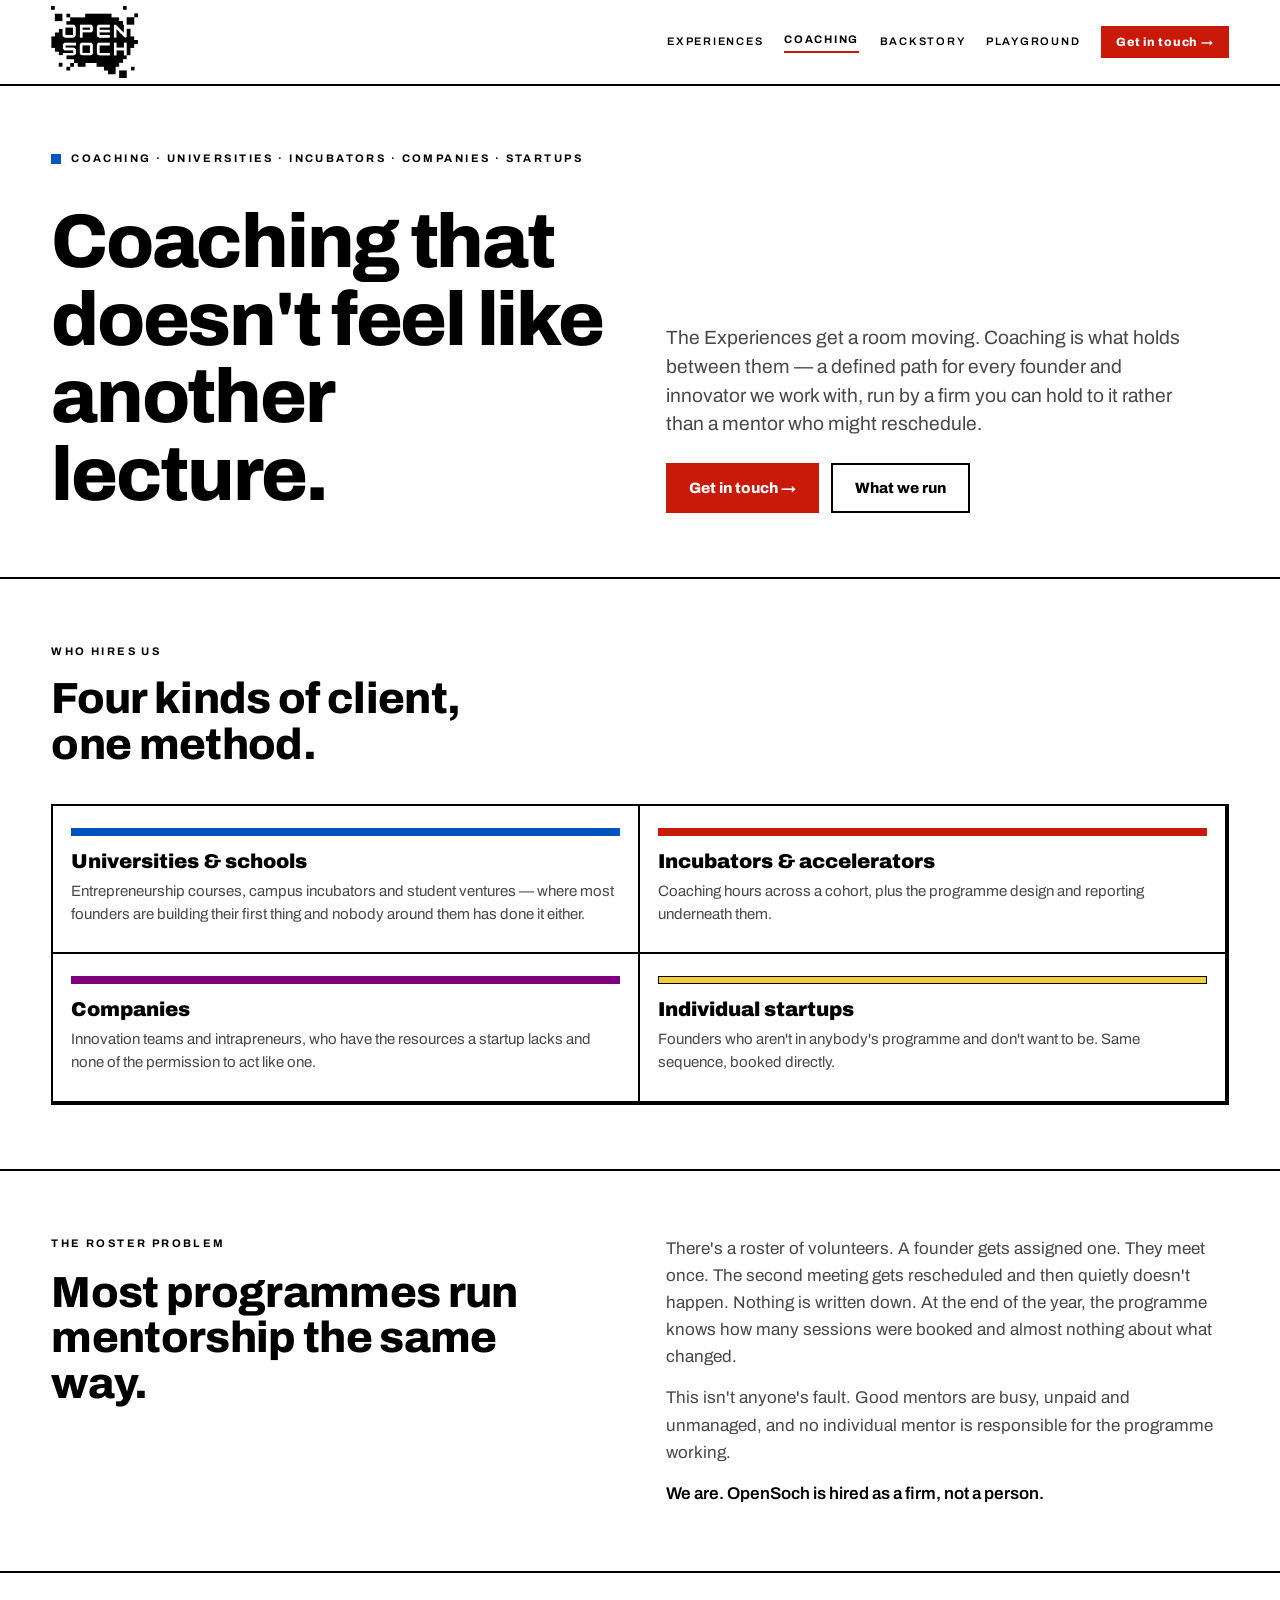
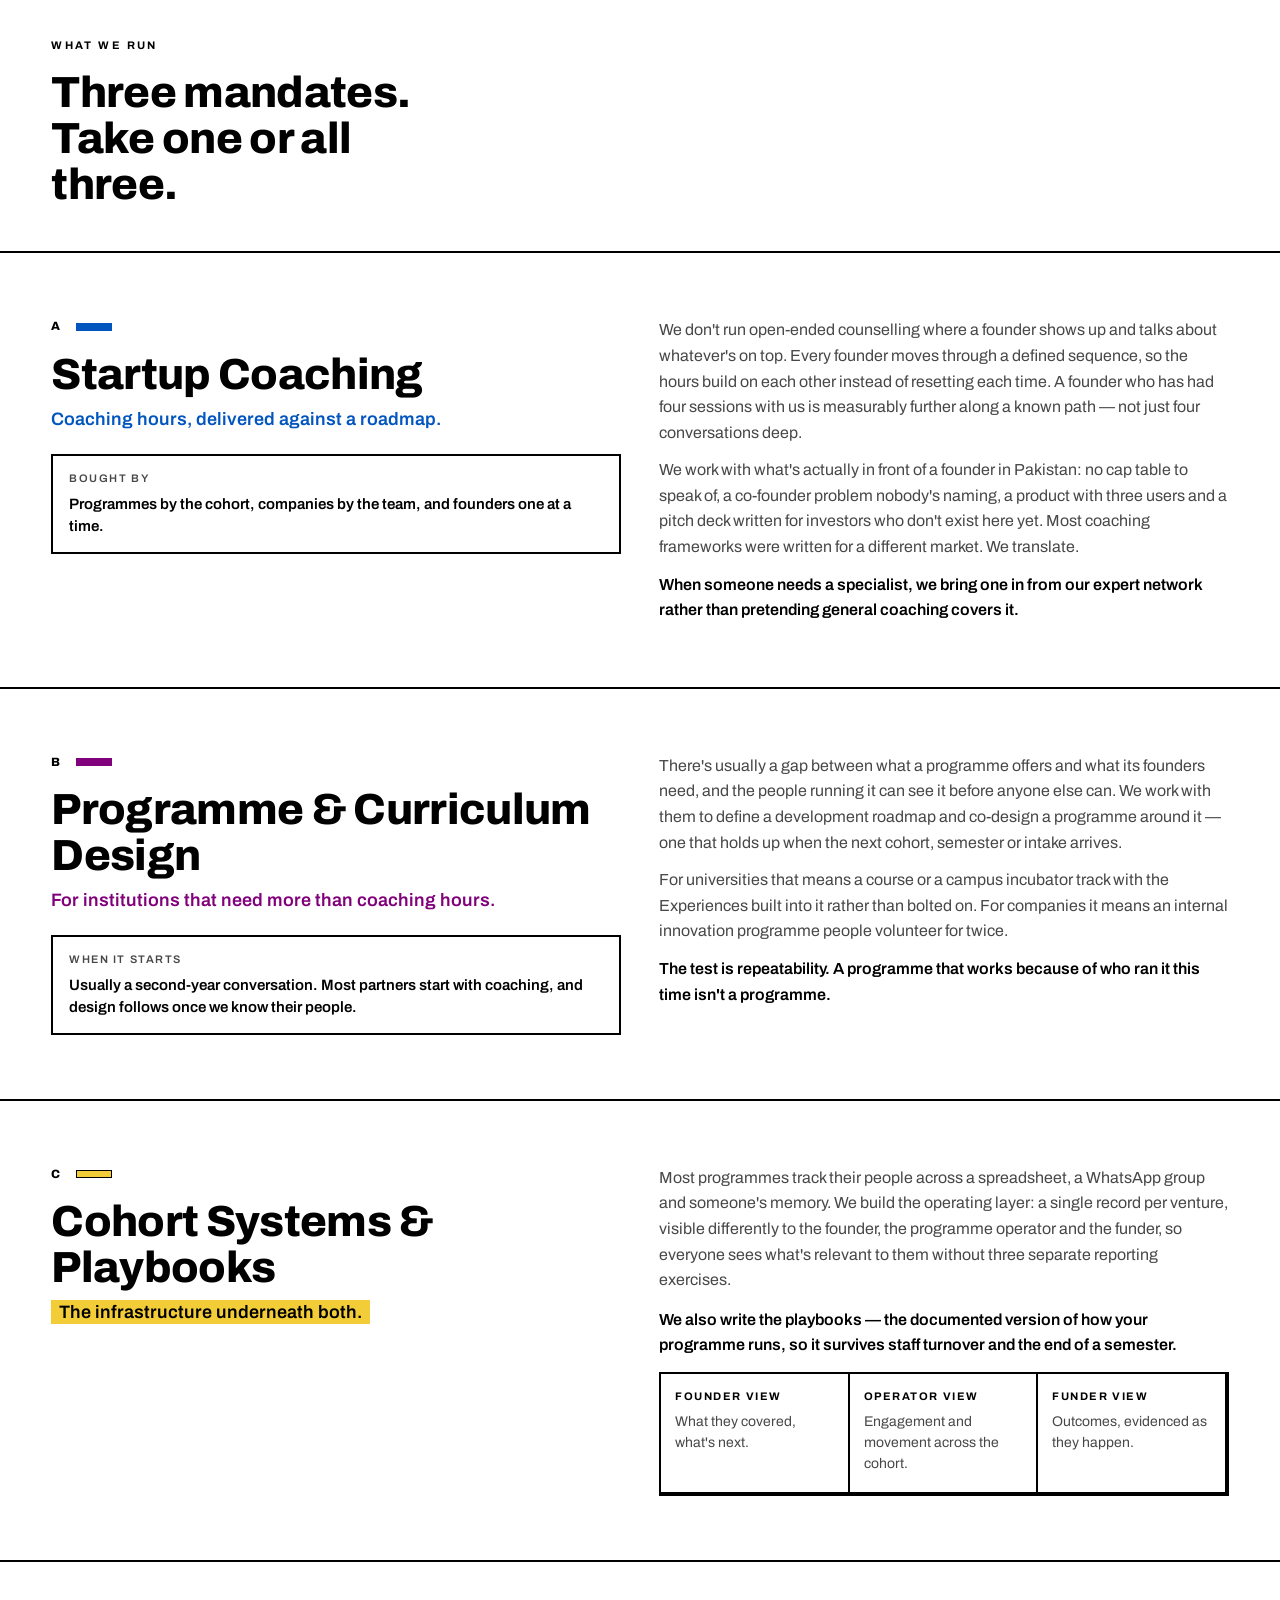
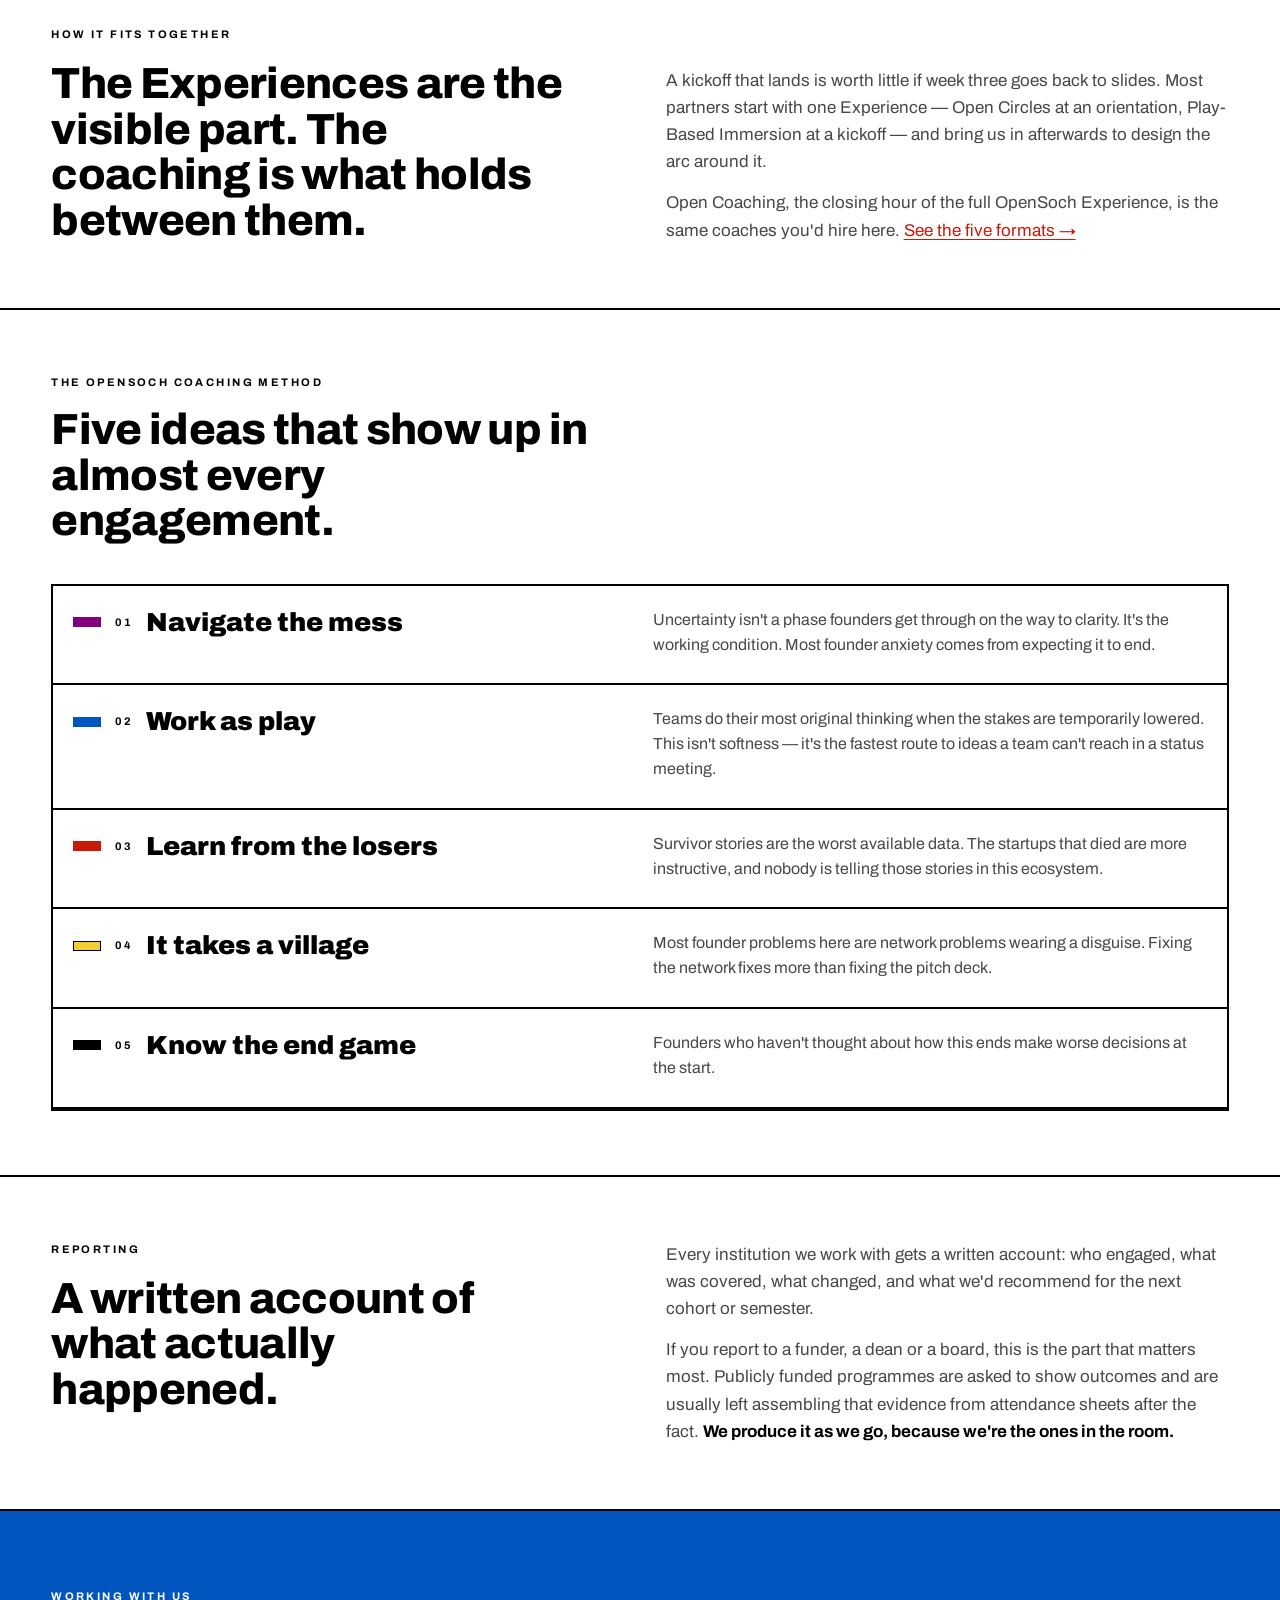
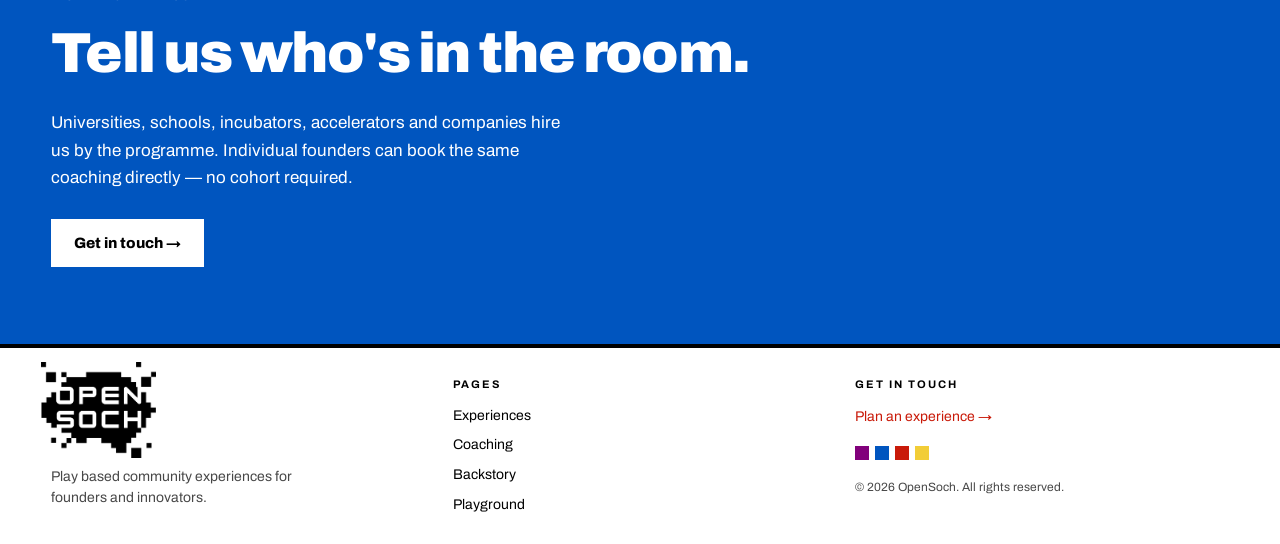
<file: coaching/index.html>
<!DOCTYPE html>
<html>
<head>
<meta charset="utf-8">
<meta name="viewport" content="width=device-width, initial-scale=1">
<title>Coaching — Opensoch</title>
<link rel="stylesheet" href="/assets/palette.css">
<link rel="stylesheet" href="/assets/transition.css">
<script src="/assets/local-runtime.js"></script>
<script src="/vendor/support.js"></script>
<script src="/assets/transition.js" defer></script>
</head>
<body data-region="tr">
<x-dc>
<helmet>
<link rel="stylesheet" href="/vendor/_ds/modernist-c5ab0f90-7312-4eae-98ed-37bc8c6bb4f2/styles.css">
<script src="/vendor/_ds/modernist-c5ab0f90-7312-4eae-98ed-37bc8c6bb4f2/_ds_bundle.js"></script>
<script src="/vendor/image-slot.js"></script>
<link rel="preconnect" href="https://fonts.gstatic.com" crossorigin>
<link href="https://fonts.googleapis.com/css2?family=Archivo:wght@400;500;600;800;900&display=swap" rel="stylesheet">
<style>
  html { scroll-behavior: smooth; }
  body { margin: 0; background: #fff; color: #000; }
  a { color: #c91a09; text-underline-offset: 3px; }
  a:hover { color: #000; }
  :focus-visible { outline: 2px solid #c91a09; outline-offset: 2px; }
  ::selection { background: #f2cd37; color: #000; }
</style>
</helmet>

<div style="font-family:'Archivo',system-ui,sans-serif;color:#000;background:#fff">

  <header style="position:sticky;top:0;z-index:30;display:flex;align-items:center;justify-content:space-between;gap:24px;padding:6px clamp(16px,4vw,56px);background:#fff;border-bottom:2px solid #000">
    <a href="/" data-home style="display:flex;align-items:center;gap:12px;text-decoration:none;color:#000">
      <img src="/assets/img/opensoch-pixel-logo.png" alt="OpenSoch" style="height:72px;width:auto;display:block">
    </a>
    <nav style="display:flex;align-items:center;gap:clamp(10px,1.6vw,22px);flex-wrap:wrap;justify-content:flex-end">
      <a href="/experiences" style="font-size:11px;letter-spacing:.16em;text-transform:uppercase;font-weight:600;color:#000;text-decoration:none">Experiences</a>
      <a href="/coaching" style="font-size:11px;letter-spacing:.16em;text-transform:uppercase;font-weight:700;color:#000;text-decoration:none;border-bottom:2px solid #c91a09;padding-bottom:2px">Coaching</a>
      <a href="/backstory" style="font-size:11px;letter-spacing:.16em;text-transform:uppercase;font-weight:600;color:#000;text-decoration:none">Backstory</a>
      <a href="/playground" style="font-size:11px;letter-spacing:.16em;text-transform:uppercase;font-weight:600;color:#000;text-decoration:none">Playground</a>
      <a href="#contact" class="btn" style="justify-content:flex-start;background:#c91a09;color:#fff;font-size:12px;letter-spacing:.06em;white-space:nowrap" style-hover="background:#000">Get in touch →</a>
    </nav>
  </header>

  <section style="border-bottom:2px solid #000;padding:clamp(36px,5vw,72px) clamp(16px,4vw,56px)">
    <div style="display:flex;align-items:center;gap:10px;margin-bottom:clamp(20px,3vw,36px);flex-wrap:wrap">
      <span style="width:10px;height:10px;background:#0055bf;display:block"></span>
      <span style="font-size:11px;letter-spacing:.22em;text-transform:uppercase;font-weight:700">Coaching · Universities · Incubators · Companies · Startups</span>
    </div>
    <div data-reveal style="opacity:0;transform:translateY(18px);transition:opacity .7s ease,transform .7s ease;display:grid;grid-template-columns:repeat(auto-fit,minmax(300px,1fr));gap:clamp(24px,4vw,56px);align-items:end">
      <h1 style="font-size:clamp(38px,6.2vw,76px);line-height:1.02;letter-spacing:-.03em;margin:0;max-width:15ch">Coaching that doesn't feel like another lecture.</h1>
      <div>
        <p style="font-size:clamp(16px,1.5vw,20px);line-height:1.5;max-width:48ch;margin:0 0 24px;color:rgba(0,0,0,.72)">The Experiences get a room moving. Coaching is what holds between them — a defined path for every founder and innovator we work with, run by a firm you can hold to it rather than a mentor who might reschedule.</p>
        <div style="display:flex;flex-wrap:wrap;gap:12px">
          <a href="#contact" class="btn" style="justify-content:flex-start;font-size:15px;padding:14px 22px;background:#c91a09;color:#fff;white-space:nowrap" style-hover="background:#000">Get in touch →</a>
          <a href="#offer" class="btn" style="justify-content:flex-start;font-size:15px;padding:14px 22px;border:2px solid #000;color:#000" style-hover="background:#000;color:#fff">What we run</a>
        </div>
      </div>
    </div>
  </section>

  <section data-reveal style="opacity:0;transform:translateY(18px);transition:opacity .7s ease,transform .7s ease;border-bottom:2px solid #000;padding:clamp(36px,5vw,72px) clamp(16px,4vw,56px)">
    <div style="font-size:11px;letter-spacing:.22em;text-transform:uppercase;font-weight:700;margin-bottom:16px">Who hires us</div>
    <h2 style="font-size:clamp(28px,3.4vw,46px);line-height:1.05;margin:0 0 clamp(24px,4vw,36px);max-width:18ch">Four kinds of client, one method.</h2>
    <div style="display:grid;grid-template-columns:repeat(auto-fit,minmax(max(240px,45%),1fr));gap:0;background:#fff;border:2px solid #000;overflow:hidden">
      <div style="background:#fff;border-right:2px solid #000;border-bottom:2px solid #000;box-sizing:border-box;padding:22px 18px 26px"><div style="width:100%;height:8px;background:#0055bf;margin-bottom:14px"></div><div style="font-size:20px;font-weight:900;line-height:1.1;margin-bottom:8px">Universities &amp; schools</div><p style="font-size:15px;line-height:1.55;margin:0;color:rgba(0,0,0,.72)">Entrepreneurship courses, campus incubators and student ventures — where most founders are building their first thing and nobody around them has done it either.</p></div>
      <div style="background:#fff;border-right:2px solid #000;border-bottom:2px solid #000;box-sizing:border-box;padding:22px 18px 26px"><div style="width:100%;height:8px;background:#c91a09;margin-bottom:14px"></div><div style="font-size:20px;font-weight:900;line-height:1.1;margin-bottom:8px">Incubators &amp; accelerators</div><p style="font-size:15px;line-height:1.55;margin:0;color:rgba(0,0,0,.72)">Coaching hours across a cohort, plus the programme design and reporting underneath them.</p></div>
      <div style="background:#fff;border-right:2px solid #000;border-bottom:2px solid #000;box-sizing:border-box;padding:22px 18px 26px"><div style="width:100%;height:8px;background:#81007b;margin-bottom:14px"></div><div style="font-size:20px;font-weight:900;line-height:1.1;margin-bottom:8px">Companies</div><p style="font-size:15px;line-height:1.55;margin:0;color:rgba(0,0,0,.72)">Innovation teams and intrapreneurs, who have the resources a startup lacks and none of the permission to act like one.</p></div>
      <div style="background:#fff;border-right:2px solid #000;border-bottom:2px solid #000;box-sizing:border-box;padding:22px 18px 26px"><div style="width:100%;height:8px;background:#f2cd37;border:1px solid #000;box-sizing:border-box;margin-bottom:14px"></div><div style="font-size:20px;font-weight:900;line-height:1.1;margin-bottom:8px">Individual startups</div><p style="font-size:15px;line-height:1.55;margin:0;color:rgba(0,0,0,.72)">Founders who aren't in anybody's programme and don't want to be. Same sequence, booked directly.</p></div>
    </div>
  </section>

  <section data-reveal style="opacity:0;transform:translateY(18px);transition:opacity .7s ease,transform .7s ease;border-bottom:2px solid #000;padding:clamp(36px,5vw,72px) clamp(16px,4vw,56px);display:grid;grid-template-columns:repeat(auto-fit,minmax(280px,1fr));gap:clamp(24px,4vw,56px)">
    <div>
      <div style="font-size:11px;letter-spacing:.22em;text-transform:uppercase;font-weight:700;margin-bottom:18px">The roster problem</div>
      <h2 style="font-size:clamp(28px,3.4vw,46px);line-height:1.05;margin:0;max-width:18ch">Most programmes run mentorship the same way.</h2>
    </div>
    <div style="align-self:end">
      <p style="font-size:17px;line-height:1.6;margin:0 0 14px;color:rgba(0,0,0,.72)">There's a roster of volunteers. A founder gets assigned one. They meet once. The second meeting gets rescheduled and then quietly doesn't happen. Nothing is written down. At the end of the year, the programme knows how many sessions were booked and almost nothing about what changed.</p>
      <p style="font-size:17px;line-height:1.6;margin:0 0 14px;color:rgba(0,0,0,.72)">This isn't anyone's fault. Good mentors are busy, unpaid and unmanaged, and no individual mentor is responsible for the programme working.</p>
      <p style="font-size:17px;line-height:1.6;margin:0;font-weight:600">We are. OpenSoch is hired as a firm, not a person.</p>
    </div>
  </section>

  <section id="offer" style="border-bottom:2px solid #000">
    <div style="padding:clamp(36px,5vw,72px) clamp(16px,4vw,56px) 0">
      <div style="font-size:11px;letter-spacing:.22em;text-transform:uppercase;font-weight:700;margin-bottom:16px">What we run</div>
      <h2 style="font-size:clamp(28px,3.4vw,46px);line-height:1.05;margin:0 0 clamp(24px,4vw,44px);max-width:16ch">Three mandates. Take one or all three.</h2>
    </div>

    <article data-reveal style="opacity:0;transform:translateY(18px);transition:opacity .7s ease,transform .7s ease;border-top:2px solid #000;padding:clamp(36px,5vw,72px) clamp(16px,4vw,56px);display:grid;grid-template-columns:repeat(auto-fit,minmax(280px,1fr));gap:clamp(20px,3vw,48px)">
      <div>
        <div style="display:flex;align-items:center;gap:14px;margin-bottom:16px"><span style="font-size:12px;font-weight:800;letter-spacing:.14em">A</span><span style="width:36px;height:8px;background:#0055bf;display:block"></span></div>
        <h3 style="font-size:clamp(28px,3.4vw,46px);line-height:1.05;margin:0 0 8px">Startup Coaching</h3>
        <p style="font-size:18px;font-weight:600;color:#0055bf;margin:0 0 20px">Coaching hours, delivered against a roadmap.</p>
        <div style="border:2px solid #000;padding:14px 16px">
          <div style="font-size:11px;letter-spacing:.14em;text-transform:uppercase;font-weight:600;color:rgba(0,0,0,.72);margin-bottom:6px">Bought by</div>
          <div style="font-size:15px;line-height:1.5;font-weight:600">Programmes by the cohort, companies by the team, and founders one at a time.</div>
        </div>
      </div>
      <div style="display:grid;gap:12px;align-content:start">
        <p style="font-size:16px;line-height:1.6;margin:0;color:rgba(0,0,0,.72)">We don't run open-ended counselling where a founder shows up and talks about whatever's on top. Every founder moves through a defined sequence, so the hours build on each other instead of resetting each time. A founder who has had four sessions with us is measurably further along a known path — not just four conversations deep.</p>
        <p style="font-size:16px;line-height:1.6;margin:0;color:rgba(0,0,0,.72)">We work with what's actually in front of a founder in Pakistan: no cap table to speak of, a co-founder problem nobody's naming, a product with three users and a pitch deck written for investors who don't exist here yet. Most coaching frameworks were written for a different market. We translate.</p>
        <p style="font-size:16px;line-height:1.6;margin:0;font-weight:600">When someone needs a specialist, we bring one in from our expert network rather than pretending general coaching covers it.</p>
      </div>
    </article>

    <article data-reveal style="opacity:0;transform:translateY(18px);transition:opacity .7s ease,transform .7s ease;border-top:2px solid #000;padding:clamp(36px,5vw,72px) clamp(16px,4vw,56px);display:grid;grid-template-columns:repeat(auto-fit,minmax(280px,1fr));gap:clamp(20px,3vw,48px)">
      <div>
        <div style="display:flex;align-items:center;gap:14px;margin-bottom:16px"><span style="font-size:12px;font-weight:800;letter-spacing:.14em">B</span><span style="width:36px;height:8px;background:#81007b;display:block"></span></div>
        <h3 style="font-size:clamp(28px,3.4vw,46px);line-height:1.05;margin:0 0 8px">Programme &amp; Curriculum Design</h3>
        <p style="font-size:18px;font-weight:600;color:#81007b;margin:0 0 20px">For institutions that need more than coaching hours.</p>
        <div style="border:2px solid #000;padding:14px 16px">
          <div style="font-size:11px;letter-spacing:.14em;text-transform:uppercase;font-weight:600;color:rgba(0,0,0,.72);margin-bottom:6px">When it starts</div>
          <div style="font-size:15px;line-height:1.5;font-weight:600">Usually a second-year conversation. Most partners start with coaching, and design follows once we know their people.</div>
        </div>
      </div>
      <div style="display:grid;gap:12px;align-content:start">
        <p style="font-size:16px;line-height:1.6;margin:0;color:rgba(0,0,0,.72)">There's usually a gap between what a programme offers and what its founders need, and the people running it can see it before anyone else can. We work with them to define a development roadmap and co-design a programme around it — one that holds up when the next cohort, semester or intake arrives.</p>
        <p style="font-size:16px;line-height:1.6;margin:0;color:rgba(0,0,0,.72)">For universities that means a course or a campus incubator track with the Experiences built into it rather than bolted on. For companies it means an internal innovation programme people volunteer for twice.</p>
        <p style="font-size:16px;line-height:1.6;margin:0;font-weight:600">The test is repeatability. A programme that works because of who ran it this time isn't a programme.</p>
      </div>
    </article>

    <article data-reveal style="opacity:0;transform:translateY(18px);transition:opacity .7s ease,transform .7s ease;border-top:2px solid #000;padding:clamp(36px,5vw,72px) clamp(16px,4vw,56px);display:grid;grid-template-columns:repeat(auto-fit,minmax(280px,1fr));gap:clamp(20px,3vw,48px)">
      <div>
        <div style="display:flex;align-items:center;gap:14px;margin-bottom:16px"><span style="font-size:12px;font-weight:800;letter-spacing:.14em">C</span><span style="width:36px;height:8px;background:#f2cd37;border:1px solid #000;box-sizing:border-box;display:block"></span></div>
        <h3 style="font-size:clamp(28px,3.4vw,46px);line-height:1.05;margin:0 0 8px">Cohort Systems &amp; Playbooks</h3>
        <p style="font-size:18px;font-weight:600;margin:0"><span style="background:#f2cd37;padding:2px 8px">The infrastructure underneath both.</span></p>
      </div>
      <div style="display:grid;gap:14px;align-content:start">
        <p style="font-size:16px;line-height:1.6;margin:0;color:rgba(0,0,0,.72)">Most programmes track their people across a spreadsheet, a WhatsApp group and someone's memory. We build the operating layer: a single record per venture, visible differently to the founder, the programme operator and the funder, so everyone sees what's relevant to them without three separate reporting exercises.</p>
        <p style="font-size:16px;line-height:1.6;margin:0;font-weight:600">We also write the playbooks — the documented version of how your programme runs, so it survives staff turnover and the end of a semester.</p>
        <div style="display:grid;grid-template-columns:repeat(auto-fit,minmax(min(100%,120px),1fr));gap:0;background:#fff;border:2px solid #000;overflow:hidden">
          <div style="background:#fff;border-right:2px solid #000;border-bottom:2px solid #000;box-sizing:border-box;padding:14px 14px 18px"><div style="font-size:11px;letter-spacing:.14em;text-transform:uppercase;font-weight:700;margin-bottom:6px">Founder view</div><p style="font-size:14px;line-height:1.5;margin:0;color:rgba(0,0,0,.72)">What they covered, what's next.</p></div>
          <div style="background:#fff;border-right:2px solid #000;border-bottom:2px solid #000;box-sizing:border-box;padding:14px 14px 18px"><div style="font-size:11px;letter-spacing:.14em;text-transform:uppercase;font-weight:700;margin-bottom:6px">Operator view</div><p style="font-size:14px;line-height:1.5;margin:0;color:rgba(0,0,0,.72)">Engagement and movement across the cohort.</p></div>
          <div style="background:#fff;border-right:2px solid #000;border-bottom:2px solid #000;box-sizing:border-box;padding:14px 14px 18px"><div style="font-size:11px;letter-spacing:.14em;text-transform:uppercase;font-weight:700;margin-bottom:6px">Funder view</div><p style="font-size:14px;line-height:1.5;margin:0;color:rgba(0,0,0,.72)">Outcomes, evidenced as they happen.</p></div>
        </div>
      </div>
    </article>
  </section>

  <section data-reveal style="opacity:0;transform:translateY(18px);transition:opacity .7s ease,transform .7s ease;border-bottom:2px solid #000;padding:clamp(36px,5vw,72px) clamp(16px,4vw,56px);display:grid;grid-template-columns:repeat(auto-fit,minmax(280px,1fr));gap:clamp(24px,4vw,56px)">
    <div>
      <div style="font-size:11px;letter-spacing:.22em;text-transform:uppercase;font-weight:700;margin-bottom:18px">How it fits together</div>
      <h2 style="font-size:clamp(28px,3.4vw,46px);line-height:1.05;margin:0;max-width:20ch">The Experiences are the visible part. The coaching is what holds between them.</h2>
    </div>
    <div style="align-self:end">
      <p style="font-size:17px;line-height:1.6;margin:0 0 14px;color:rgba(0,0,0,.72)">A kickoff that lands is worth little if week three goes back to slides. Most partners start with one Experience — Open Circles at an orientation, Play-Based Immersion at a kickoff — and bring us in afterwards to design the arc around it.</p>
      <p style="font-size:17px;line-height:1.6;margin:0;color:rgba(0,0,0,.72)">Open Coaching, the closing hour of the full OpenSoch Experience, is the same coaches you'd hire here. <a href="/experiences#formats">See the five formats →</a></p>
    </div>
  </section>

  <section data-reveal style="opacity:0;transform:translateY(18px);transition:opacity .7s ease,transform .7s ease;border-bottom:2px solid #000;padding:clamp(36px,5vw,72px) clamp(16px,4vw,56px)">
    <div style="font-size:11px;letter-spacing:.22em;text-transform:uppercase;font-weight:700;margin-bottom:16px">The OpenSoch Coaching Method</div>
    <h2 style="font-size:clamp(28px,3.4vw,46px);line-height:1.05;margin:0 0 clamp(24px,4vw,40px);max-width:20ch">Five ideas that show up in almost every engagement.</h2>
    <div style="display:grid;grid-template-columns:1fr;gap:0;background:#fff;border:2px solid #000;overflow:hidden">
      <div style="background:#fff;border-bottom:2px solid #000;box-sizing:border-box;padding:22px 20px 26px;display:grid;grid-template-columns:repeat(auto-fit,minmax(min(100%,280px),1fr));gap:clamp(12px,2vw,40px);align-items:start">
        <div style="display:flex;align-items:center;gap:14px"><span style="width:28px;height:10px;background:#81007b;display:block"></span><span style="font-size:11px;letter-spacing:.14em;text-transform:uppercase;font-weight:700">01</span><span style="font-size:clamp(20px,2.2vw,26px);font-weight:900;line-height:1.1">Navigate the mess</span></div>
        <p style="font-size:16px;line-height:1.55;margin:0;color:rgba(0,0,0,.72)">Uncertainty isn't a phase founders get through on the way to clarity. It's the working condition. Most founder anxiety comes from expecting it to end.</p>
      </div>
      <div style="background:#fff;border-bottom:2px solid #000;box-sizing:border-box;padding:22px 20px 26px;display:grid;grid-template-columns:repeat(auto-fit,minmax(min(100%,280px),1fr));gap:clamp(12px,2vw,40px);align-items:start">
        <div style="display:flex;align-items:center;gap:14px"><span style="width:28px;height:10px;background:#0055bf;display:block"></span><span style="font-size:11px;letter-spacing:.14em;text-transform:uppercase;font-weight:700">02</span><span style="font-size:clamp(20px,2.2vw,26px);font-weight:900;line-height:1.1">Work as play</span></div>
        <p style="font-size:16px;line-height:1.55;margin:0;color:rgba(0,0,0,.72)">Teams do their most original thinking when the stakes are temporarily lowered. This isn't softness — it's the fastest route to ideas a team can't reach in a status meeting.</p>
      </div>
      <div style="background:#fff;border-bottom:2px solid #000;box-sizing:border-box;padding:22px 20px 26px;display:grid;grid-template-columns:repeat(auto-fit,minmax(min(100%,280px),1fr));gap:clamp(12px,2vw,40px);align-items:start">
        <div style="display:flex;align-items:center;gap:14px"><span style="width:28px;height:10px;background:#c91a09;display:block"></span><span style="font-size:11px;letter-spacing:.14em;text-transform:uppercase;font-weight:700">03</span><span style="font-size:clamp(20px,2.2vw,26px);font-weight:900;line-height:1.1">Learn from the losers</span></div>
        <p style="font-size:16px;line-height:1.55;margin:0;color:rgba(0,0,0,.72)">Survivor stories are the worst available data. The startups that died are more instructive, and nobody is telling those stories in this ecosystem.</p>
      </div>
      <div style="background:#fff;border-bottom:2px solid #000;box-sizing:border-box;padding:22px 20px 26px;display:grid;grid-template-columns:repeat(auto-fit,minmax(min(100%,280px),1fr));gap:clamp(12px,2vw,40px);align-items:start">
        <div style="display:flex;align-items:center;gap:14px"><span style="width:28px;height:10px;background:#f2cd37;border:1px solid #000;box-sizing:border-box;display:block"></span><span style="font-size:11px;letter-spacing:.14em;text-transform:uppercase;font-weight:700">04</span><span style="font-size:clamp(20px,2.2vw,26px);font-weight:900;line-height:1.1">It takes a village</span></div>
        <p style="font-size:16px;line-height:1.55;margin:0;color:rgba(0,0,0,.72)">Most founder problems here are network problems wearing a disguise. Fixing the network fixes more than fixing the pitch deck.</p>
      </div>
      <div style="background:#fff;border-bottom:2px solid #000;box-sizing:border-box;padding:22px 20px 26px;display:grid;grid-template-columns:repeat(auto-fit,minmax(min(100%,280px),1fr));gap:clamp(12px,2vw,40px);align-items:start">
        <div style="display:flex;align-items:center;gap:14px"><span style="width:28px;height:10px;background:#000000;display:block"></span><span style="font-size:11px;letter-spacing:.14em;text-transform:uppercase;font-weight:700">05</span><span style="font-size:clamp(20px,2.2vw,26px);font-weight:900;line-height:1.1">Know the end game</span></div>
        <p style="font-size:16px;line-height:1.55;margin:0;color:rgba(0,0,0,.72)">Founders who haven't thought about how this ends make worse decisions at the start.</p>
      </div>
    </div>
  </section>

  <section data-reveal style="opacity:0;transform:translateY(18px);transition:opacity .7s ease,transform .7s ease;border-bottom:2px solid #000;padding:clamp(36px,5vw,72px) clamp(16px,4vw,56px);display:grid;grid-template-columns:repeat(auto-fit,minmax(280px,1fr));gap:clamp(24px,4vw,56px)">
    <div>
      <div style="font-size:11px;letter-spacing:.22em;text-transform:uppercase;font-weight:700;margin-bottom:18px">Reporting</div>
      <h2 style="font-size:clamp(28px,3.4vw,46px);line-height:1.05;margin:0;max-width:18ch">A written account of what actually happened.</h2>
    </div>
    <div style="align-self:end">
      <p style="font-size:17px;line-height:1.6;margin:0 0 14px;color:rgba(0,0,0,.72)">Every institution we work with gets a written account: who engaged, what was covered, what changed, and what we'd recommend for the next cohort or semester.</p>
      <p style="font-size:17px;line-height:1.6;margin:0;color:rgba(0,0,0,.72)">If you report to a funder, a dean or a board, this is the part that matters most. Publicly funded programmes are asked to show outcomes and are usually left assembling that evidence from attendance sheets after the fact. <strong style="color:#000">We produce it as we go, because we're the ones in the room.</strong></p>
    </div>
  </section>

  <section id="contact" data-reveal style="opacity:0;transform:translateY(18px);transition:opacity .7s ease,transform .7s ease;background:#0055bf;color:#fff;padding:clamp(44px,6vw,96px) clamp(16px,4vw,56px);border-bottom:2px solid #000">
    <div style="font-size:11px;letter-spacing:.22em;text-transform:uppercase;font-weight:700;margin-bottom:20px">Working with us</div>
    <p style="font-size:clamp(28px,4.4vw,60px);line-height:1.04;letter-spacing:-.03em;font-weight:900;margin:0 0 26px;max-width:20ch">Tell us who's in the room.</p>
    <p style="font-size:17px;line-height:1.6;max-width:52ch;margin:0 0 28px">Universities, schools, incubators, accelerators and companies hire us by the programme. Individual founders can book the same coaching directly — no cohort required.</p>
    <a href="/experiences#book" class="btn" style="justify-content:flex-start;font-size:15px;padding:14px 22px;background:#fff;color:#000;white-space:nowrap" style-hover="background:#f2cd37">Get in touch →</a>
  </section>

  <footer style="border-top:2px solid #000;padding:28px clamp(16px,4vw,56px);display:grid;grid-template-columns:repeat(auto-fit,minmax(190px,1fr));gap:28px;align-items:start">
    <div>
      <img src="/assets/img/opensoch-pixel-logo.png" alt="OpenSoch" style="height:96px;width:auto;display:block;margin:-14px 0 8px -10px">
      <p style="font-size:14px;line-height:1.55;margin:0;color:rgba(0,0,0,.72);max-width:32ch">Play based community experiences for founders and innovators.</p>
    </div>
    <div>
      <div style="font-size:11px;letter-spacing:.18em;text-transform:uppercase;font-weight:700;margin-bottom:12px">Pages</div>
      <div style="display:grid;gap:8px;font-size:14px">
        <a href="/experiences" style="color:#000;text-decoration:none">Experiences</a>
        <a href="/coaching" style="color:#000;text-decoration:none">Coaching</a>
        <a href="/backstory" style="color:#000;text-decoration:none">Backstory</a>
        <a href="/playground" style="color:#000;text-decoration:none">Playground</a>
      </div>
    </div>
    <div>
      <div style="font-size:11px;letter-spacing:.18em;text-transform:uppercase;font-weight:700;margin-bottom:12px">Get in touch</div>
      <a href="/experiences#book" style="font-size:14px;color:#c91a09;text-decoration:none">Plan an experience →</a>
      <div style="display:flex;gap:6px;margin-top:18px">
        <span style="width:14px;height:14px;background:#81007b;display:block"></span>
        <span style="width:14px;height:14px;background:#0055bf;display:block"></span>
        <span style="width:14px;height:14px;background:#c91a09;display:block"></span>
        <span style="width:14px;height:14px;background:#f2cd37;display:block"></span>
      </div>
      <div style="font-size:12px;color:rgba(0,0,0,.72);margin-top:18px">© 2026 OpenSoch. All rights reserved.</div>
    </div>
  </footer>
</div>

</x-dc>
<script type="text/x-dc" data-dc-script>
class Component extends DCLogic {
  componentDidMount() {
    const reveal = (el) => { el.style.opacity = "1"; el.style.transform = "none"; };
    const nodes = Array.from(document.querySelectorAll("[data-reveal]"));
    nodes.forEach((n) => { if (n.getBoundingClientRect().top < window.innerHeight) reveal(n); });
    if (!("IntersectionObserver" in window)) { nodes.forEach(reveal); return; }
    this._io = new IntersectionObserver((es) => {
      es.forEach((e) => { if (e.isIntersecting) { reveal(e.target); this._io.unobserve(e.target); } });
    }, { rootMargin: "0px 0px -8% 0px", threshold: 0.08 });
    nodes.forEach((n) => this._io.observe(n));
    this._fallback = setTimeout(() => nodes.forEach(reveal), 1200);
  }
  componentWillUnmount() { if (this._io) this._io.disconnect(); clearTimeout(this._fallback); }
  renderVals() { return {}; }
}

</script>
</body>
</html>
</file>
<file: assets/palette.css>
/* Opensoch palette — the single source for the brand colours.
   Tokens only: no reset, no element styles. It is linked by the brain and by
   every section page, and the section pages carry their own design system, so
   anything beyond custom properties here would collide with it.

   Values confirmed from the Claude Design handoff ("Brand constraints
   (locked)"). These supersede the eyedropper guesses. */
:root{
  --black:#000;
  --white:#fff;
  --purple:#81007b;   /* Experiences  top-left     */
  --blue:#0055bf;     /* Coaching     top-right    */
  --red:#c91a09;      /* Backstory    bottom-left  */
  --yellow:#f2cd37;   /* Playground   bottom-right */
}
</file>
<file: assets/transition.css>
/* Arrival transition, shared by every section page.
   Design-agnostic: it paints over whatever the page is and gets out of the
   way. Nothing here styles the page itself. */
#arrival{
  position:fixed; inset:0; z-index:90; pointer-events:none;
  contain:strict;
}
#arrival i{
  position:absolute; display:block;
  background:var(--arrive);
  will-change:opacity, transform;
  transition:opacity 300ms ease, transform 300ms ease;
}
#arrival.go i{ opacity:0; transform:scale(.25) }

@media (prefers-reduced-motion:reduce){
  #arrival{ display:none }
}
</file>
<file: vendor/_ds/modernist-c5ab0f90-7312-4eae-98ed-37bc8c6bb4f2/styles.css>
/* Modernist — design-system tokens and component classes. This file is the source of truth for the system's look; retune it here and see readme.md. */
@import url('https://fonts.googleapis.com/css2?family=Archivo:wght@400;600;800&display=swap');

:root {
  --color-bg: #f3f2f2;
  --color-surface: #eae9e9;
  --color-text: #201e1d;
  --color-accent: #ec3013;
  --color-accent-2: #e15b47;
  --color-divider: color-mix(in srgb, #201e1d 40%, transparent);

  /* Tonal ramps — generated in OKLCH on one shared lightness scale, so the
     same step of any role matches the others in visual value. */
  --color-neutral-100: #f8f4f4;
  --color-neutral-200: #eae7e7;
  --color-neutral-300: #d7d3d3;
  --color-neutral-400: #bab6b6;
  --color-neutral-500: #9b9797;
  --color-neutral-600: #7d7979;
  --color-neutral-700: #605d5d;
  --color-neutral-800: #444141;
  --color-neutral-900: #2d2b2b;

  --color-accent-100: #fff2ef;
  --color-accent-200: #ffe0d9;
  --color-accent-300: #ffc4b8;
  --color-accent-400: #ff9783;
  --color-accent-500: #ff563c;
  --color-accent-600: #dd2b0f;
  --color-accent-700: #ae1800;
  --color-accent-800: #7c1405;
  --color-accent-900: #4d170e;

  --color-accent-2-100: #fff2ef;
  --color-accent-2-200: #ffe0da;
  --color-accent-2-300: #ffc4b9;
  --color-accent-2-400: #ff9784;
  --color-accent-2-500: #ef6853;
  --color-accent-2-600: #c94b39;
  --color-accent-2-700: #9e3526;
  --color-accent-2-800: #71261b;
  --color-accent-2-900: #471d16;

  --font-heading: "Archivo", system-ui, sans-serif;
  --font-heading-weight: 800;
  --font-body: "Archivo", system-ui, sans-serif;

  --space-1: 4.0px;
  --space-2: 8.0px;
  --space-3: 12.0px;
  --space-4: 16.0px;
  --space-6: 24.0px;
  --space-8: 32.0px;

  --radius-sm: 0px;
  --radius-md: 0px;
  --radius-lg: 0px;

  /* Elevation — derived from the ground: soft ink-tinted shadows on a
     light theme, a hairline edge + ambient darkness on a dark one. */
  --shadow-sm: 0 1px 2px color-mix(in srgb, #2d2b2b 14%, transparent);
  --shadow-md: 0 3px 10px color-mix(in srgb, #2d2b2b 16%, transparent);
  --shadow-lg: 0 12px 32px color-mix(in srgb, #2d2b2b 22%, transparent);
}

body {
  background: var(--color-bg);
  color: var(--color-text);
  font-family: var(--font-body);
}
h1, h2, h3, h4 { font-family: var(--font-heading); font-weight: var(--font-heading-weight); }

.grayscale{filter:grayscale(1) contrast(1.08)}

/* ══════════════════════════════════════════════════════════════════════════
   Components — built with the tokens above. Plain CSS
   on plain HTML: no JavaScript, no build step. Each class is documented in
   readme.md and demonstrated in foundations/ and components/.
   ══════════════════════════════════════════════════════════════════════ */

*, *::before, *::after { box-sizing: border-box; }
body { margin: 0; font-size: 15px; line-height: 1.55; font-weight: 400; }
h1, h2, h3, h4, h5, h6 {
  font-family: var(--font-heading); font-weight: var(--font-heading-weight);
  line-height: 1.12; letter-spacing: -0.015em; margin: 0 0 var(--space-2);
}
h1 { font-size: 42px; }
h2 { font-size: 32px; }
h3 { font-size: 25px; }
h4 { font-size: 20px; }
h5 { font-size: 16px; }
h6 { font-size: 13px; }
h6 { letter-spacing: 0.08em; text-transform: uppercase; }
p { margin: 0 0 var(--space-3); }
a { color: var(--color-accent); text-underline-offset: 3px; }
img { display: block; max-width: 100%; }
figure { margin: 0; }
figcaption {
  font-size: 11px; margin-top: var(--space-1);
  color: color-mix(in srgb, var(--color-text) 55%, transparent);
}
.text-muted { color: color-mix(in srgb, var(--color-text) 55%, transparent); }
:focus { outline: none; }
:focus-visible { outline: 2px solid var(--color-accent); outline-offset: 2px; }
::selection { background: color-mix(in srgb, var(--color-accent) 30%, transparent); }

/* — rules — */
.hr {
  height: 2px; border: 0; margin: var(--space-4) 0;
  background: var(--color-divider);
}

/* — buttons — */
.btn {
  display: inline-flex; align-items: center; justify-content: center; gap: 6px;
  cursor: pointer; text-decoration: none;
  font-family: var(--font-heading); font-weight: var(--font-heading-weight);
  font-size: 14px; line-height: 1.2; color: var(--color-text); /* matches the .input's 14px —
     the pair sits side by side in sign-up rows */
  background: transparent; border: 1px solid transparent;
  padding: var(--space-2) calc(var(--space-3) * 1.2);
  border-radius: var(--radius-md);
}
.btn svg { display: block; }
.btn:disabled { opacity: 0.45; cursor: not-allowed; }
.btn-primary { background: var(--color-accent); color: var(--color-bg); }
.btn-primary:hover { background: var(--color-accent-600); }
.btn-primary:active { background: var(--color-accent-700); }
.btn-secondary { border-color: var(--color-divider); }
.btn-secondary:hover { background: color-mix(in srgb, var(--color-text) 7%, transparent); }
.btn-secondary:active { background: color-mix(in srgb, var(--color-text) 14%, transparent); }
.btn-ghost { color: var(--color-accent); padding-inline: var(--space-1); }
.btn-ghost:hover { background: color-mix(in srgb, var(--color-accent) 10%, transparent); }
.btn-ghost:active { background: color-mix(in srgb, var(--color-accent) 18%, transparent); }
.btn-icon { width: 36px; height: 36px; padding: 0; }
.btn-block { width: 100%; margin-top: var(--space-2); justify-content: flex-start; text-align: left; }

/* — forms — */
.field > label {
  display: block; font-size: 12px; margin-bottom: 5px;
  color: color-mix(in srgb, var(--color-text) 70%, transparent);
}
.input {
  width: 100%; min-height: 36px; padding: 6px 10px; font: inherit;
  font-size: 14px; color: var(--color-text); caret-color: var(--color-accent);
  background: var(--color-surface);
  border: 1px solid var(--color-divider); border-radius: var(--radius-md);
}
.input:hover { border-color: color-mix(in srgb, var(--color-text) 45%, transparent); }
.input:focus-visible { border-color: var(--color-accent); outline-offset: 0; }
textarea.input { min-height: 90px; resize: vertical; }
.radio { display: inline-flex; align-items: center; gap: 8px; cursor: pointer; font-size: 14px; }
.radio input, .seg-opt input {
  position: absolute; opacity: 0; width: 0; height: 0; pointer-events: none;
}
.radio .dot {
  width: 16px; height: 16px; flex: none; border-radius: 50%;
  border: 1.5px solid var(--color-divider);
}
.radio:hover .dot { border-color: var(--color-accent); }
.radio input:checked + .dot {
  border-color: var(--color-accent); background: var(--color-accent);
  box-shadow: inset 0 0 0 4px var(--color-bg);
}
.radio input:focus-visible + .dot { outline: 2px solid var(--color-accent); outline-offset: 2px; }
.seg {
  display: inline-flex; overflow: hidden;
  border: 1px solid var(--color-divider); border-radius: var(--radius-md);
}
.seg-opt {
  display: inline-flex; align-items: center; gap: 6px;
  padding: 7px 12px; font-size: 13px; cursor: pointer;
}
.seg-opt + .seg-opt { border-left: 1px solid var(--color-divider); }
.seg-opt:has(input:checked) { background: var(--color-accent); color: var(--color-bg); }
.seg-opt:not(:has(input:checked)):hover { background: color-mix(in srgb, var(--color-text) 7%, transparent); }
.seg-opt:has(input:focus-visible) { outline: 2px solid var(--color-accent); outline-offset: -2px; }

/* — cards — */
.card {
  display: flex; flex-direction: column; gap: var(--space-2);
  padding: var(--space-3); border-radius: var(--radius-md); background: var(--color-surface);
}
.card-kicker { font-size: 10px; letter-spacing: 0.1em; text-transform: uppercase; color: var(--color-accent); }
.card-title {
  font-family: var(--font-heading); font-weight: var(--font-heading-weight);
  font-size: 17px; line-height: 1.2;
}
.card-body { margin: 0; font-size: 13px; opacity: 0.8; flex: 1; }
.card-meta {
  display: flex; align-items: center; gap: 6px; font-size: 11px;
  color: color-mix(in srgb, var(--color-text) 50%, transparent);
}
.elev-sm { box-shadow: var(--shadow-sm); }
.elev-md { box-shadow: var(--shadow-md); }
.elev-lg { box-shadow: var(--shadow-lg); }

/* — tags — */
.tag {
  display: inline-flex; align-items: center; font-size: 11px;
  letter-spacing: 0.02em; padding: 3px 10px;
  border-radius: calc(var(--radius-md) * 0.75);
}
.tag-accent { background: var(--color-accent-100); color: var(--color-accent-800); }
.tag-accent-2 { background: var(--color-accent-2-100); color: var(--color-accent-2-800); }
.tag-neutral { background: var(--color-neutral-100); color: var(--color-neutral-800); }
.tag-outline { border: 1px solid var(--color-accent); color: var(--color-accent); }

/* — navigation — */
.nav {
  display: flex; align-items: center; gap: var(--space-4);
  padding: var(--space-3) var(--space-4);
  border-bottom: 2px solid var(--color-divider);
}
.nav-brand {
  font-family: var(--font-heading); font-weight: var(--font-heading-weight);
  font-size: 18px; margin-right: auto;
}
.nav a { color: inherit; text-decoration: none; font-size: 14px; }
.nav a:hover, .nav a[aria-current='page'] { color: var(--color-accent); }

/* — tables — */
.table { width: 100%; border-collapse: collapse; font-size: 14px; }
.table th {
  text-align: left; font-size: 11px; letter-spacing: 0.08em; text-transform: uppercase;
  color: color-mix(in srgb, var(--color-text) 60%, transparent);
  padding: var(--space-2); border-bottom: 2px solid var(--color-divider);
}
.table td {
  padding: var(--space-2);
  border-bottom: 1px solid var(--color-divider);
}
.table tbody tr:hover { background: color-mix(in srgb, var(--color-text) 4%, transparent); }

/* — dialog — */
.dialog-backdrop {
  position: fixed; inset: 0; display: grid; place-items: center;
  padding: var(--space-4);
  background: color-mix(in srgb, var(--color-neutral-900) 50%, transparent);
}
.dialog {
  width: min(440px, 100%); display: flex; flex-direction: column; gap: var(--space-3);
  padding: var(--space-4); border-radius: var(--radius-lg);
  background: var(--color-surface); box-shadow: var(--shadow-lg);
}
.dialog-title {
  font-family: var(--font-heading); font-weight: var(--font-heading-weight);
  font-size: 20px;
}
.dialog-body { font-size: 14px; opacity: 0.85; }
.dialog-actions { display: flex; justify-content: flex-end; gap: var(--space-2); margin-top: var(--space-2); }
</file>
